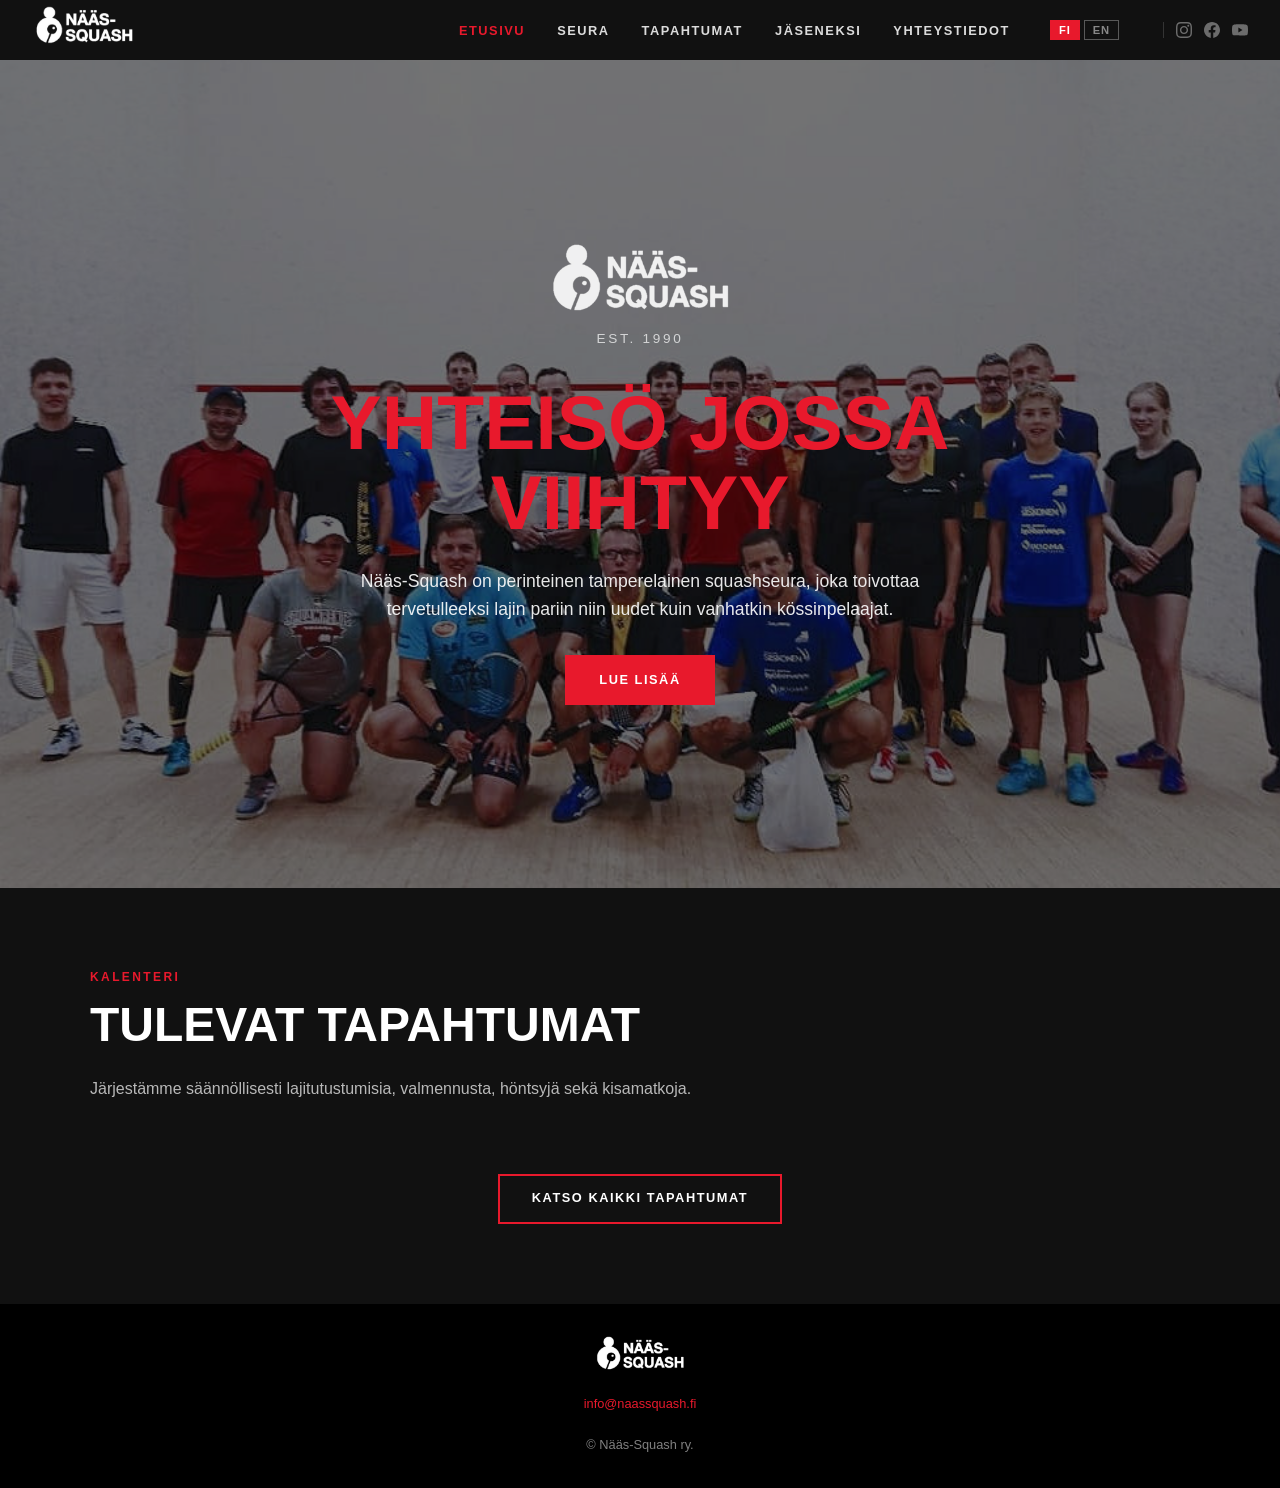
<file: index.html>
<!DOCTYPE html>
<html lang="fi">
<head>
  <meta charset="UTF-8">
  <meta name="viewport" content="width=device-width, initial-scale=1.0">
  <title>Nääs-Squash – Tamperelainen squashseura</title>
  <meta name="description" content="Nääs-Squash on tamperelainen squashseura vuodesta 1990. Kotikentät Tampereen Tenniskeskus ja GOGO Park. Tervetuloa mukaan kaikille tasoille!">
  <link rel="canonical" href="https://naas-squash.netlify.app/">
  <meta property="og:type" content="website">
  <meta property="og:url" content="https://naas-squash.netlify.app/">
  <meta property="og:title" content="Nääs-Squash – Tamperelainen squashseura">
  <meta property="og:description" content="Nääs-Squash on tamperelainen squashseura vuodesta 1990. Kotikentät Tampereen Tenniskeskus ja GOGO Park. Tervetuloa mukaan kaikille tasoille!">
  <meta property="og:image" content="https://naas-squash.netlify.app/images/hero_home.jpg">
  <meta name="twitter:card" content="summary_large_image">
  <link rel="icon" href="images/favicon.png" type="image/png">
  <!-- Hide page before CSS loads; transitions suppressed until first paint to prevent lang button flash. -->
  <script>document.documentElement.style.visibility="hidden";document.documentElement.classList.add("no-transition")</script>
  <link rel="stylesheet" href="style.css">
</head>
<body>

<nav>
  <a href="index.html" class="nav-logo"><img src="images/logo.png" alt="Nääs-Squash" width="151" height="58"></a>
  <button class="nav-toggle" aria-label="Valikko" onclick="this.nextElementSibling.classList.toggle('open')">
    <span></span><span></span><span></span>
  </button>
  <ul>
    <li><a href="index.html" class="active" data-i18n="nav.home">Etusivu</a></li>
    <li><a href="team.html" data-i18n="nav.club">Seura</a></li>
    <li><a href="schedule.html" data-i18n="nav.events">Tapahtumat</a></li>
    <li><a href="team.html#membership" data-i18n="nav.join">Jäseneksi</a></li>
    <li><a href="team.html#contact" data-i18n="nav.contact">Yhteystiedot</a></li>
    <li class="lang-switcher">
      <button class="lang-btn active" data-lang="fi">FI</button>
      <button class="lang-btn" data-lang="en">EN</button>
    </li>
    <li class="nav-social">
      <a href="https://www.instagram.com/naassquash/" target="_blank" rel="noopener" aria-label="Instagram"><svg xmlns="http://www.w3.org/2000/svg" viewBox="0 0 24 24" fill="currentColor"><path d="M12 2.163c3.204 0 3.584.012 4.85.07 3.252.148 4.771 1.691 4.919 4.919.058 1.265.069 1.645.069 4.849 0 3.205-.012 3.584-.069 4.849-.149 3.225-1.664 4.771-4.919 4.919-1.266.058-1.644.07-4.85.07-3.204 0-3.584-.012-4.849-.07-3.26-.149-4.771-1.699-4.919-4.92-.058-1.265-.07-1.644-.07-4.849 0-3.204.013-3.583.07-4.849.149-3.227 1.664-4.771 4.919-4.919 1.266-.057 1.645-.069 4.849-.069zm0-2.163c-3.259 0-3.667.014-4.947.072-4.358.2-6.78 2.618-6.98 6.98-.059 1.281-.073 1.689-.073 4.948 0 3.259.014 3.668.072 4.948.2 4.358 2.618 6.78 6.98 6.98 1.281.058 1.689.072 4.948.072 3.259 0 3.668-.014 4.948-.072 4.354-.2 6.782-2.618 6.979-6.98.059-1.28.073-1.689.073-4.948 0-3.259-.014-3.667-.072-4.947-.196-4.354-2.617-6.78-6.979-6.98-1.281-.059-1.69-.073-4.949-.073zm0 5.838c-3.403 0-6.162 2.759-6.162 6.162s2.759 6.163 6.162 6.163 6.162-2.759 6.162-6.163c0-3.403-2.759-6.162-6.162-6.162zm0 10.162c-2.209 0-4-1.79-4-4 0-2.209 1.791-4 4-4s4 1.791 4 4c0 2.21-1.791 4-4 4zm6.406-11.845c-.796 0-1.441.645-1.441 1.44s.645 1.44 1.441 1.44c.795 0 1.439-.645 1.439-1.44s-.644-1.44-1.439-1.44z"/></svg></a>
      <a href="https://www.facebook.com/naassquash" target="_blank" rel="noopener" aria-label="Facebook"><svg xmlns="http://www.w3.org/2000/svg" viewBox="0 0 24 24" fill="currentColor"><path d="M24 12.073C24 5.405 18.627 0 12 0S0 5.405 0 12.073C0 18.1 4.388 23.094 10.125 24v-8.437H7.078v-3.49h3.047V9.41c0-3.025 1.792-4.697 4.533-4.697 1.312 0 2.686.235 2.686.235v2.97h-1.513c-1.491 0-1.956.93-1.956 1.886v2.269h3.328l-.532 3.49h-2.796V24C19.612 23.094 24 18.1 24 12.073z"/></svg></a>
      <a href="https://www.youtube.com/@NaasSq" target="_blank" rel="noopener" aria-label="YouTube"><svg xmlns="http://www.w3.org/2000/svg" viewBox="0 0 24 24" fill="currentColor"><path d="M23.498 6.186a3.016 3.016 0 0 0-2.122-2.136C19.505 3.545 12 3.545 12 3.545s-7.505 0-9.377.505A3.017 3.017 0 0 0 .502 6.186C0 8.07 0 12 0 12s0 3.93.502 5.814a3.016 3.016 0 0 0 2.122 2.136c1.871.505 9.376.505 9.376.505s7.505 0 9.377-.505a3.015 3.015 0 0 0 2.122-2.136C24 15.93 24 12 24 12s0-3.93-.502-5.814zM9.545 15.568V8.432L15.818 12l-6.273 3.568z"/></svg></a>
    </li>
  </ul>
</nav>

<main>

<div class="hero">
  <img src="images/hero_home.jpg" alt="Nääs-Squash pelaajat" class="hero-bg" width="978" height="774">
  <div class="hero-content">
    <img src="images/logo.png" alt="Nääs-Squash" class="hero-logo" width="302" height="116">
    <p class="est" data-i18n="index.hero.est">Est. 1990</p>
    <h1 data-i18n="index.hero.title">Yhteisö jossa viihtyy</h1>
    <p data-i18n="index.hero.text">Nääs-Squash on perinteinen tamperelainen squashseura, joka toivottaa tervetulleeksi lajin pariin niin uudet kuin vanhatkin kössinpelaajat.</p>
    <a href="team.html" class="btn" data-i18n="index.hero.cta">Lue lisää</a>
  </div>
</div>


<section class="events" id="events">
  <div class="container">
    <p class="section-label" data-i18n="index.events.label">Kalenteri</p>
    <h2 data-i18n="index.events.title">Tulevat tapahtumat</h2>
    <p style="opacity:0.7" data-i18n="index.events.text">Järjestämme säännöllisesti lajitutustumisia, valmennusta, höntsyjä sekä kisamatkoja.</p>
    <div class="events-grid" id="events-grid" data-limit="3" data-buttons="false" data-filter="upcoming"></div>
    <div style="text-align:center; margin-top:2.5rem">
      <a href="schedule.html" class="btn btn-outline" data-i18n="index.events.all">Katso kaikki tapahtumat</a>
    </div>
  </div>
</section>

</main>

<footer>
  <img src="images/logo.png" alt="Nääs-Squash" loading="lazy" width="94" height="36" style="height:36px; margin-bottom:1rem; filter:brightness(0) invert(1)"><br>
  <a href="mailto:info@naassquash.fi">info@naassquash.fi</a><br><br>
  &copy; Nääs-Squash ry.
</footer>

<script src="events.js"></script>
<script src="i18n.js"></script>
</body>
</html>
</file>
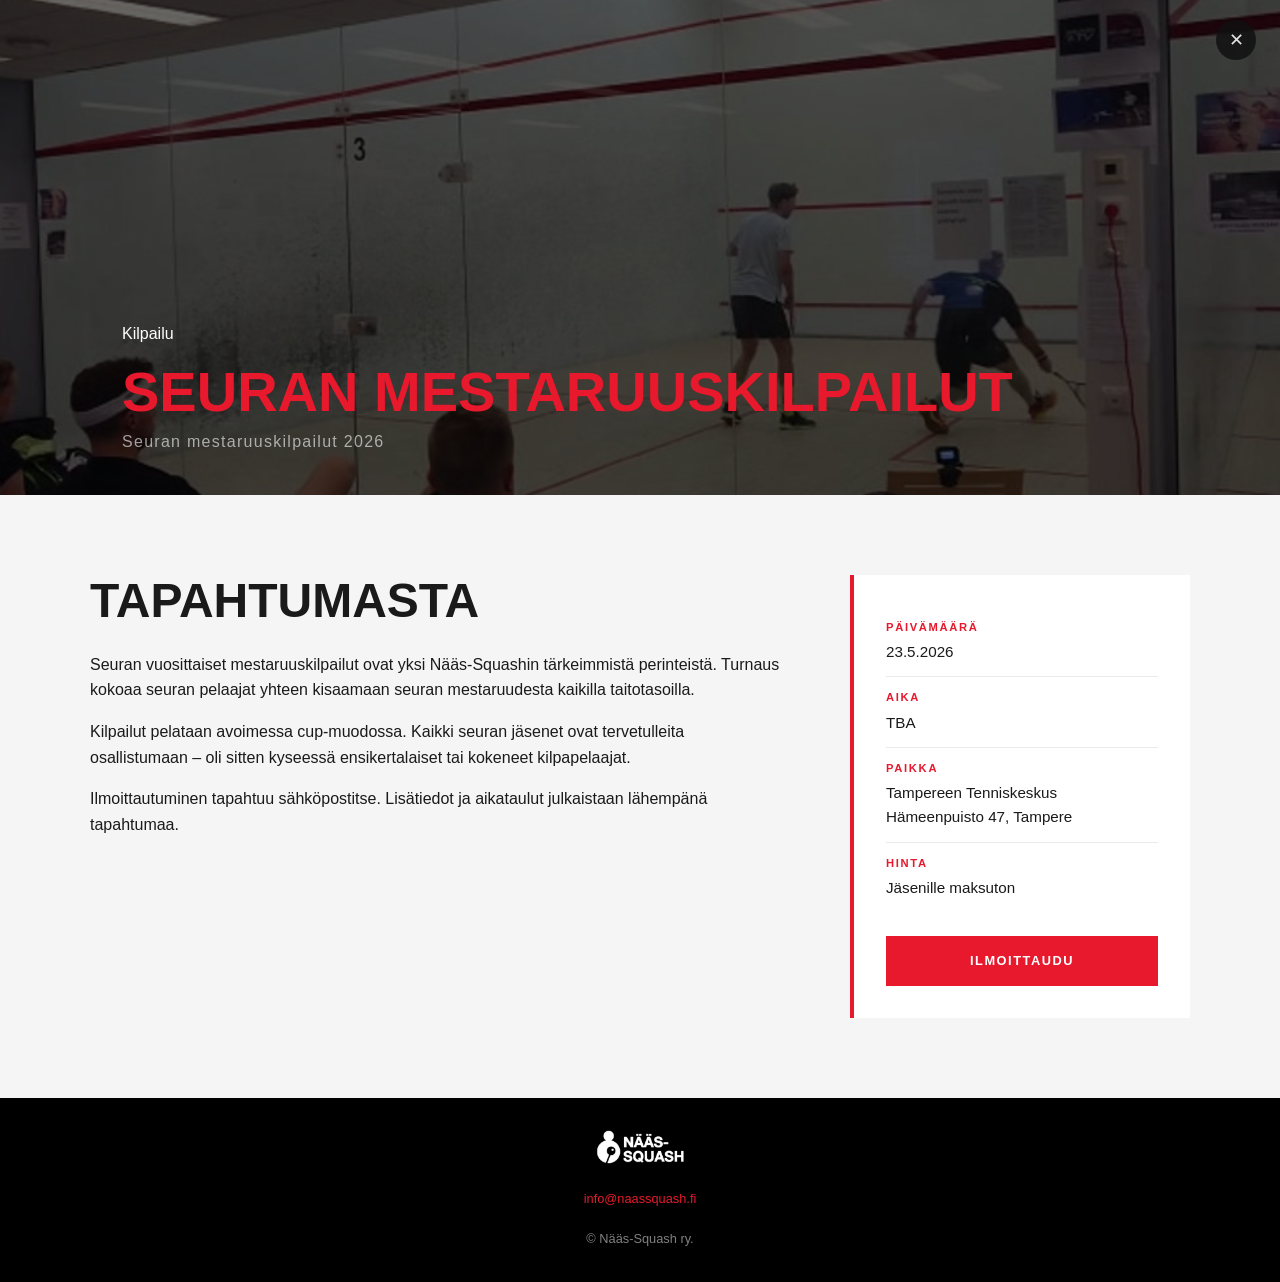
<file: event-club-championships.html>
<!DOCTYPE html>
<html lang="fi">
<head>
  <meta charset="UTF-8">
  <meta name="viewport" content="width=device-width, initial-scale=1.0">
  <title>Seuran mestaruuskilpailut 2026 – Nääs-Squash Tampere</title>
  <meta name="description" content="Nääs-Squashin vuosittaiset seuran mestaruuskilpailut 2026. Avoin kaikille seuran jäsenille taitotasosta riippumatta. Tenniskeskus, Tampere.">
  <link rel="canonical" href="https://naas-squash.netlify.app/event-club-championships.html">
  <meta property="og:type" content="website">
  <meta property="og:url" content="https://naas-squash.netlify.app/event-club-championships.html">
  <meta property="og:title" content="Seuran mestaruuskilpailut 2026 – Nääs-Squash Tampere">
  <meta property="og:description" content="Nääs-Squashin vuosittaiset seuran mestaruuskilpailut 2026. Avoin kaikille seuran jäsenille taitotasosta riippumatta. Tenniskeskus, Tampere.">
  <meta property="og:image" content="https://naas-squash.netlify.app/images/naas_cup.jpg">
  <meta name="twitter:card" content="summary_large_image">
  <link rel="icon" href="images/favicon.png" type="image/png">
  <!-- Hide page before CSS loads; transitions suppressed until first paint to prevent lang button flash. -->
  <script>document.documentElement.style.visibility="hidden";document.documentElement.classList.add("no-transition")</script>
  <link rel="stylesheet" href="style.css">
</head>
<body class="event-page">

<a href="schedule.html" class="event-close" aria-label="Sulje"><span aria-hidden="true">✕</span></a>

<main>

<div class="event-hero">
  <img src="images/naas_cup.jpg" alt="Squashpelaajia Tampereen Tenniskeskuksella" class="hero-bg" width="980" height="551">
  <div class="event-hero-content">
    <p class="event-type" data-i18n="schedule.event.competition">Kilpailu</p>
    <h1 data-i18n="event.clubchamp.title">Seuran mestaruuskilpailut</h1>
    <p class="event-hero-sub" data-i18n="event.clubchamp.sub">Seuran mestaruuskilpailut 2026</p>
  </div>
</div>

<section class="event-body">
  <div class="container event-layout">

    <div class="event-main">
      <h2 data-i18n="event.about">Tapahtumasta</h2>
      <p data-i18n="event.clubchamp.p1">Seuran vuosittaiset mestaruuskilpailut ovat yksi Nääs-Squashin tärkeimmistä perinteistä. Turnaus kokoaa seuran pelaajat yhteen kisaamaan seuran mestaruudesta kaikilla taitotasoilla.</p>
      <p data-i18n="event.clubchamp.p2">Kilpailut pelataan avoimessa cup-muodossa. Kaikki seuran jäsenet ovat tervetulleita osallistumaan – oli sitten kyseessä ensikertalaiset tai kokeneet kilpapelaajat.</p>
      <p data-i18n="event.clubchamp.p3">Ilmoittautuminen tapahtuu sähköpostitse. Lisätiedot ja aikataulut julkaistaan lähempänä tapahtumaa.</p>
    </div>

    <aside class="event-meta-card">
      <div class="event-meta-row">
        <span class="event-meta-label" data-i18n="event.date">Päivämäärä</span>
        <span>23.5.2026</span>
      </div>
      <div class="event-meta-row">
        <span class="event-meta-label" data-i18n="event.time">Aika</span>
        <span>TBA</span>
      </div>
      <div class="event-meta-row">
        <span class="event-meta-label" data-i18n="event.venue">Paikka</span>
        <span>Tampereen Tenniskeskus<br>Hämeenpuisto 47, Tampere</span>
      </div>
      <div class="event-meta-row">
        <span class="event-meta-label" data-i18n="event.price">Hinta</span>
        <span data-i18n="event.clubchamp.price">Jäsenille maksuton</span>
      </div>
      <a href="mailto:info@naassquash.fi?subject=Ilmoittautuminen mestaruuskilpailut 2026" class="btn" style="width:100%; text-align:center; margin-top:1.5rem" data-i18n="event.register">Ilmoittaudu</a>
    </aside>

  </div>
</section>

</main>

<footer>
  <img src="images/logo.png" alt="Nääs-Squash" width="94" height="36" style="height:36px; margin-bottom:1rem; filter:brightness(0) invert(1)"><br>
  <a href="mailto:info@naassquash.fi">info@naassquash.fi</a><br><br>
  &copy; Nääs-Squash ry.
</footer>

<script src="i18n.js"></script>
</body>
</html>
</file>
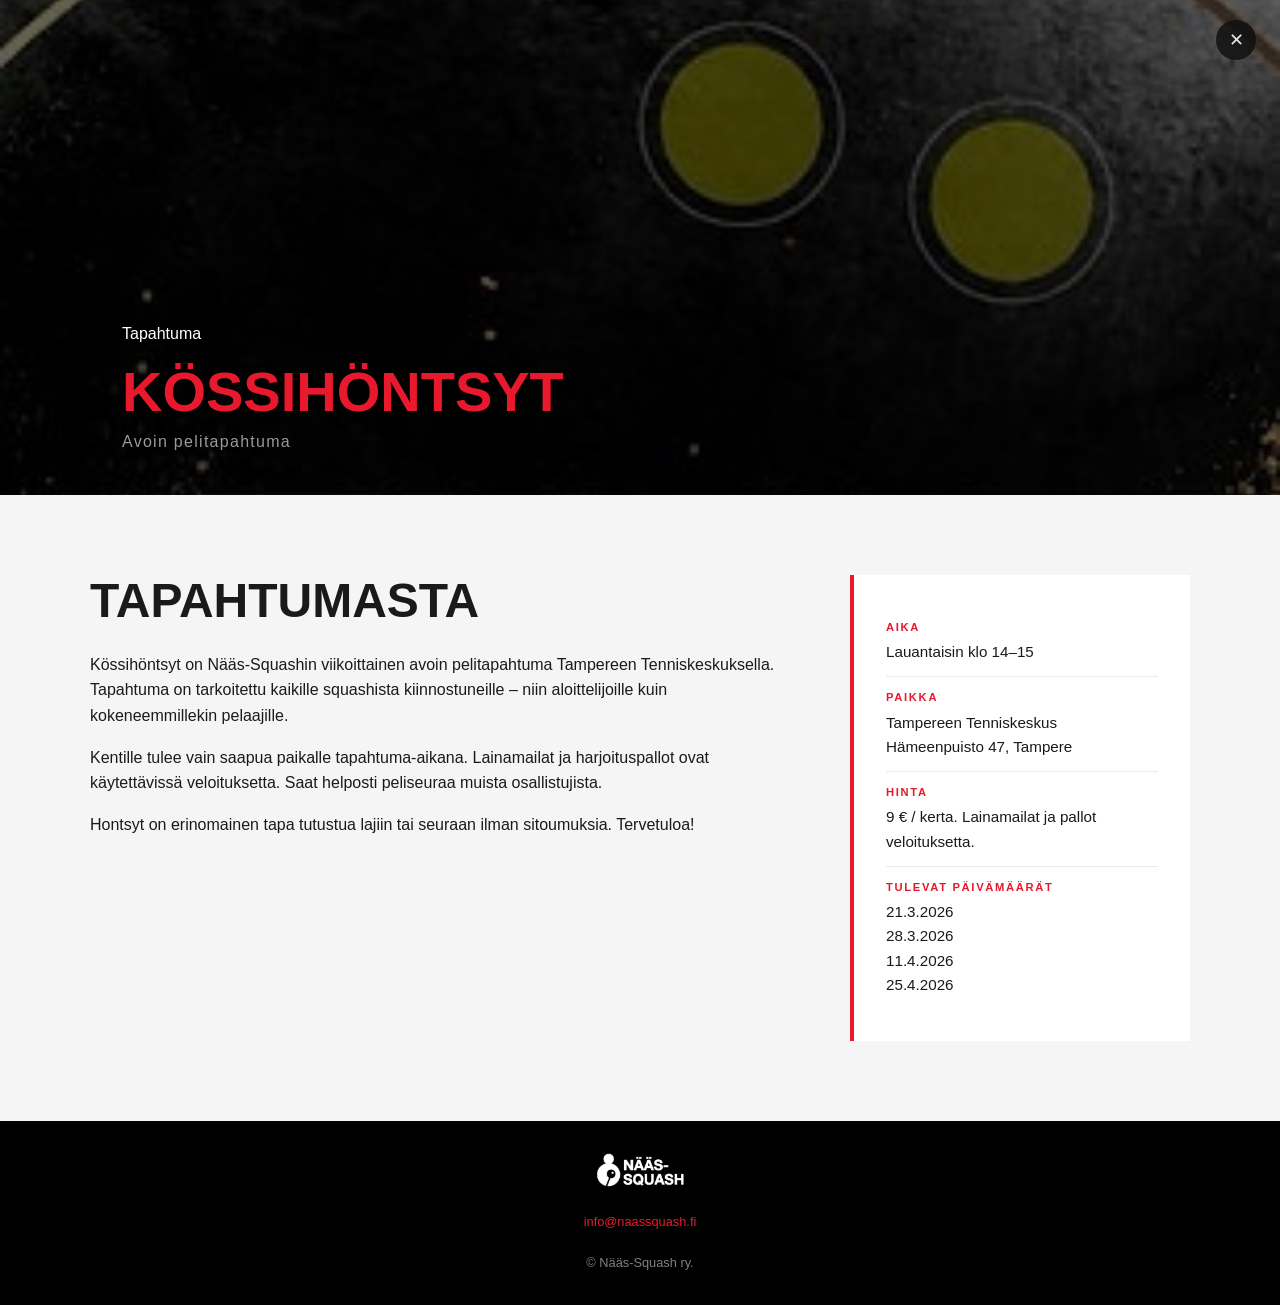
<file: event-hontsyt.html>
<!DOCTYPE html>
<html lang="fi">
<head>
  <meta charset="UTF-8">
  <meta name="viewport" content="width=device-width, initial-scale=1.0">
  <title>Kössihöntsyt – Avoin squashpelitapahtuma – Nääs-Squash</title>
  <meta name="description" content="Kössihöntsyt on Nääs-Squashin viikoittainen avoin squashpelitapahtuma Tampereen Tenniskeskuksella lauantaisin klo 14–15. Kaikki tervetulleita!">
  <link rel="canonical" href="https://naas-squash.netlify.app/event-hontsyt.html">
  <meta property="og:type" content="website">
  <meta property="og:url" content="https://naas-squash.netlify.app/event-hontsyt.html">
  <meta property="og:title" content="Kössihöntsyt – Avoin squashpelitapahtuma – Nääs-Squash">
  <meta property="og:description" content="Kössihöntsyt on Nääs-Squashin viikoittainen avoin squashpelitapahtuma Tampereen Tenniskeskuksella lauantaisin klo 14–15. Kaikki tervetulleita!">
  <meta property="og:image" content="https://naas-squash.netlify.app/images/hontsyt_event.jpg">
  <meta name="twitter:card" content="summary_large_image">
  <link rel="icon" href="images/favicon.png" type="image/png">
  <!-- Hide page before CSS loads; transitions suppressed until first paint to prevent lang button flash. -->
  <script>document.documentElement.style.visibility="hidden";document.documentElement.classList.add("no-transition")</script>
  <link rel="stylesheet" href="style.css">
</head>
<body class="event-page">

<a href="schedule.html" class="event-close" aria-label="Sulje"><span aria-hidden="true">✕</span></a>

<main>

<div class="event-hero">
  <img src="images/hontsyt_event.jpg" alt="Kössihöntsyt" class="hero-bg" width="306" height="500">
  <div class="event-hero-content">
    <p class="event-type" data-i18n="schedule.event.type">Tapahtuma</p>
    <h1 data-i18n="event.hontsyt.title">Kössihöntsyt</h1>
    <p class="event-hero-sub" data-i18n="event.hontsyt.sub">Avoin pelitapahtuma</p>
  </div>
</div>

<section class="event-body">
  <div class="container event-layout">

    <div class="event-main">
      <h2 data-i18n="event.about">Tapahtumasta</h2>
      <p data-i18n="event.hontsyt.p1">Kössihöntsyt on Nääs-Squashin viikoittainen avoin pelitapahtuma Tampereen Tenniskeskuksella. Tapahtuma on tarkoitettu kaikille squashista kiinnostuneille – niin aloittelijoille kuin kokeneemmillekin pelaajille.</p>
      <p data-i18n="event.hontsyt.p2">Kentille tulee vain saapua paikalle tapahtuma-aikana. Lainamailat ja harjoituspallot ovat käytettävissä veloituksetta. Saat helposti peliseuraa muista osallistujista.</p>
      <p data-i18n="event.hontsyt.p3">Hontsyt on erinomainen tapa tutustua lajiin tai seuraan ilman sitoumuksia. Tervetuloa!</p>
    </div>

    <aside class="event-meta-card">
      <div class="event-meta-row">
        <span class="event-meta-label" data-i18n="event.time">Aika</span>
        <span data-i18n="event.hontsyt.time">Lauantaisin klo 14–15</span>
      </div>
      <div class="event-meta-row">
        <span class="event-meta-label" data-i18n="event.venue">Paikka</span>
        <span>Tampereen Tenniskeskus<br>Hämeenpuisto 47, Tampere</span>
      </div>
      <div class="event-meta-row">
        <span class="event-meta-label" data-i18n="event.price">Hinta</span>
        <span data-i18n="event.hontsyt.price">9 € / kerta. Lainamailat ja pallot veloituksetta.</span>
      </div>
      <div class="event-meta-row">
        <span class="event-meta-label" data-i18n="event.hontsyt.dates-label">Tulevat päivämäärät</span>
        <span>21.3.2026<br>28.3.2026<br>11.4.2026<br>25.4.2026</span>
      </div>
    </aside>

  </div>
</section>

</main>

<footer>
  <img src="images/logo.png" alt="Nääs-Squash" width="94" height="36" style="height:36px; margin-bottom:1rem; filter:brightness(0) invert(1)"><br>
  <a href="mailto:info@naassquash.fi">info@naassquash.fi</a><br><br>
  &copy; Nääs-Squash ry.
</footer>

<script src="i18n.js"></script>
</body>
</html>
</file>
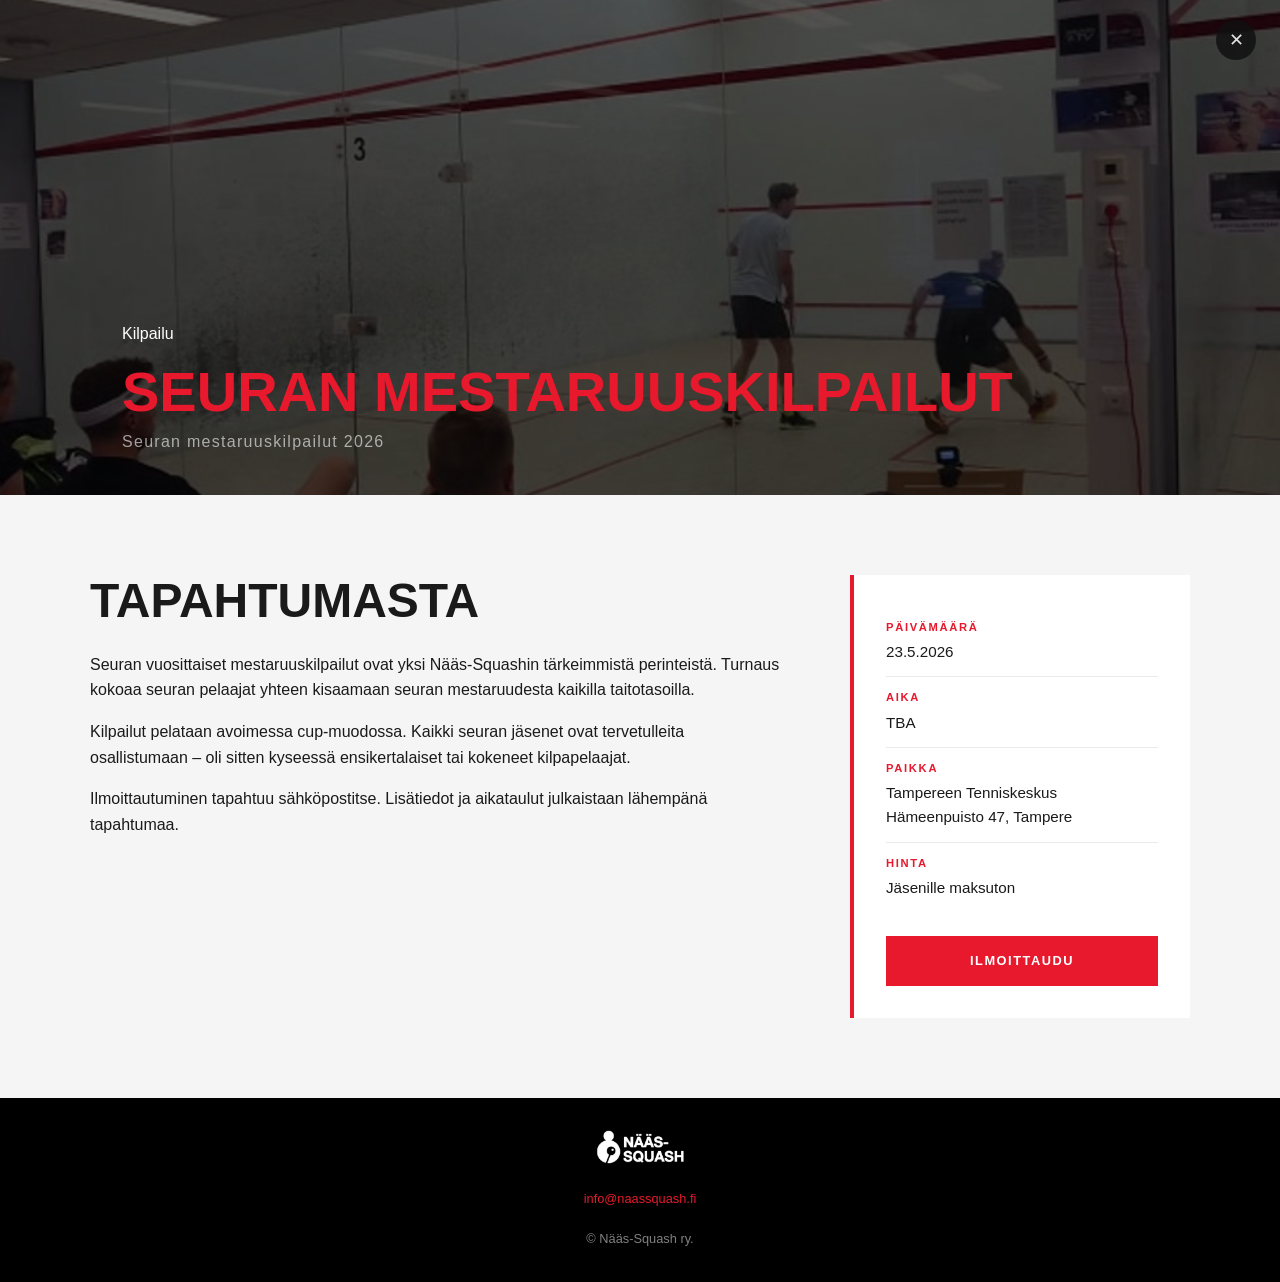
<file: event-naas-cup-2026.html>
<!DOCTYPE html>
<html lang="fi">
<head>
  <meta charset="UTF-8">
  <meta name="viewport" content="width=device-width, initial-scale=1.0">
  <title>Seuran mestaruuskilpailut 2026 – Nääs-Squash Tampere</title>
  <meta name="description" content="Nääs-Squashin vuosittaiset seuran mestaruuskilpailut 2026. Avoin kaikille seuran jäsenille taitotasosta riippumatta. Tenniskeskus, Tampere.">
  <link rel="canonical" href="https://naas-squash.netlify.app/event-naas-cup-2026.html">
  <meta property="og:type" content="website">
  <meta property="og:url" content="https://naas-squash.netlify.app/event-naas-cup-2026.html">
  <meta property="og:title" content="Seuran mestaruuskilpailut 2026 – Nääs-Squash Tampere">
  <meta property="og:description" content="Nääs-Squashin vuosittaiset seuran mestaruuskilpailut 2026. Avoin kaikille seuran jäsenille taitotasosta riippumatta. Tenniskeskus, Tampere.">
  <meta property="og:image" content="https://naas-squash.netlify.app/images/naas_cup.jpg">
  <meta name="twitter:card" content="summary_large_image">
  <link rel="icon" href="images/favicon.png" type="image/png">
  <link rel="stylesheet" href="style.css">
  <script>if(localStorage.getItem('lang')==='en')document.documentElement.style.visibility='hidden'</script>
</head>
<body class="event-page">

<a href="schedule.html" class="event-close" aria-label="Sulje"><span aria-hidden="true">✕</span></a>

<main>

<div class="event-hero">
  <img src="images/naas_cup.jpg" alt="Squashpelaajia Tampereen Tenniskeskuksella" class="hero-bg" width="980" height="551">
  <div class="event-hero-content">
    <p class="event-type" data-i18n="schedule.event.competition">Kilpailu</p>
    <h1 data-i18n="event.clubchamp.title">Seuran mestaruuskilpailut</h1>
    <p class="event-hero-sub" data-i18n="event.clubchamp.sub">Seuran mestaruuskilpailut 2026</p>
  </div>
</div>

<section class="event-body">
  <div class="container event-layout">

    <div class="event-main">
      <h2 data-i18n="event.about">Tapahtumasta</h2>
      <p data-i18n="event.clubchamp.p1">Seuran vuosittaiset mestaruuskilpailut ovat yksi Nääs-Squashin tärkeimmistä perinteistä. Turnaus kokoaa seuran pelaajat yhteen kisaamaan seuran mestaruudesta kaikilla taitotasoilla.</p>
      <p data-i18n="event.clubchamp.p2">Kilpailut pelataan avoimessa cup-muodossa. Kaikki seuran jäsenet ovat tervetulleita osallistumaan – oli sitten kyseessä ensikertalaiset tai kokeneet kilpapelaajat.</p>
      <p data-i18n="event.clubchamp.p3">Ilmoittautuminen tapahtuu sähköpostitse. Lisätiedot ja aikataulut julkaistaan lähempänä tapahtumaa.</p>
    </div>

    <aside class="event-meta-card">
      <div class="event-meta-row">
        <span class="event-meta-label" data-i18n="event.date">Päivämäärä</span>
        <span>23.5.2026</span>
      </div>
      <div class="event-meta-row">
        <span class="event-meta-label" data-i18n="event.time">Aika</span>
        <span>TBA</span>
      </div>
      <div class="event-meta-row">
        <span class="event-meta-label" data-i18n="event.venue">Paikka</span>
        <span>Tampereen Tenniskeskus<br>Hämeenpuisto 47, Tampere</span>
      </div>
      <div class="event-meta-row">
        <span class="event-meta-label" data-i18n="event.price">Hinta</span>
        <span data-i18n="event.clubchamp.price">Jäsenille maksuton</span>
      </div>
      <a href="mailto:info@naassquash.fi?subject=Ilmoittautuminen mestaruuskilpailut 2026" class="btn" style="width:100%; text-align:center; margin-top:1.5rem" data-i18n="event.register">Ilmoittaudu</a>
    </aside>

  </div>
</section>

</main>

<footer>
  <img src="images/logo.png" alt="Nääs-Squash" width="94" height="36" style="height:36px; margin-bottom:1rem; filter:brightness(0) invert(1)"><br>
  <a href="mailto:info@naassquash.fi">info@naassquash.fi</a><br><br>
  &copy; Nääs-Squash ry.
</footer>

<script src="i18n.js"></script>
</body>
</html>
</file>
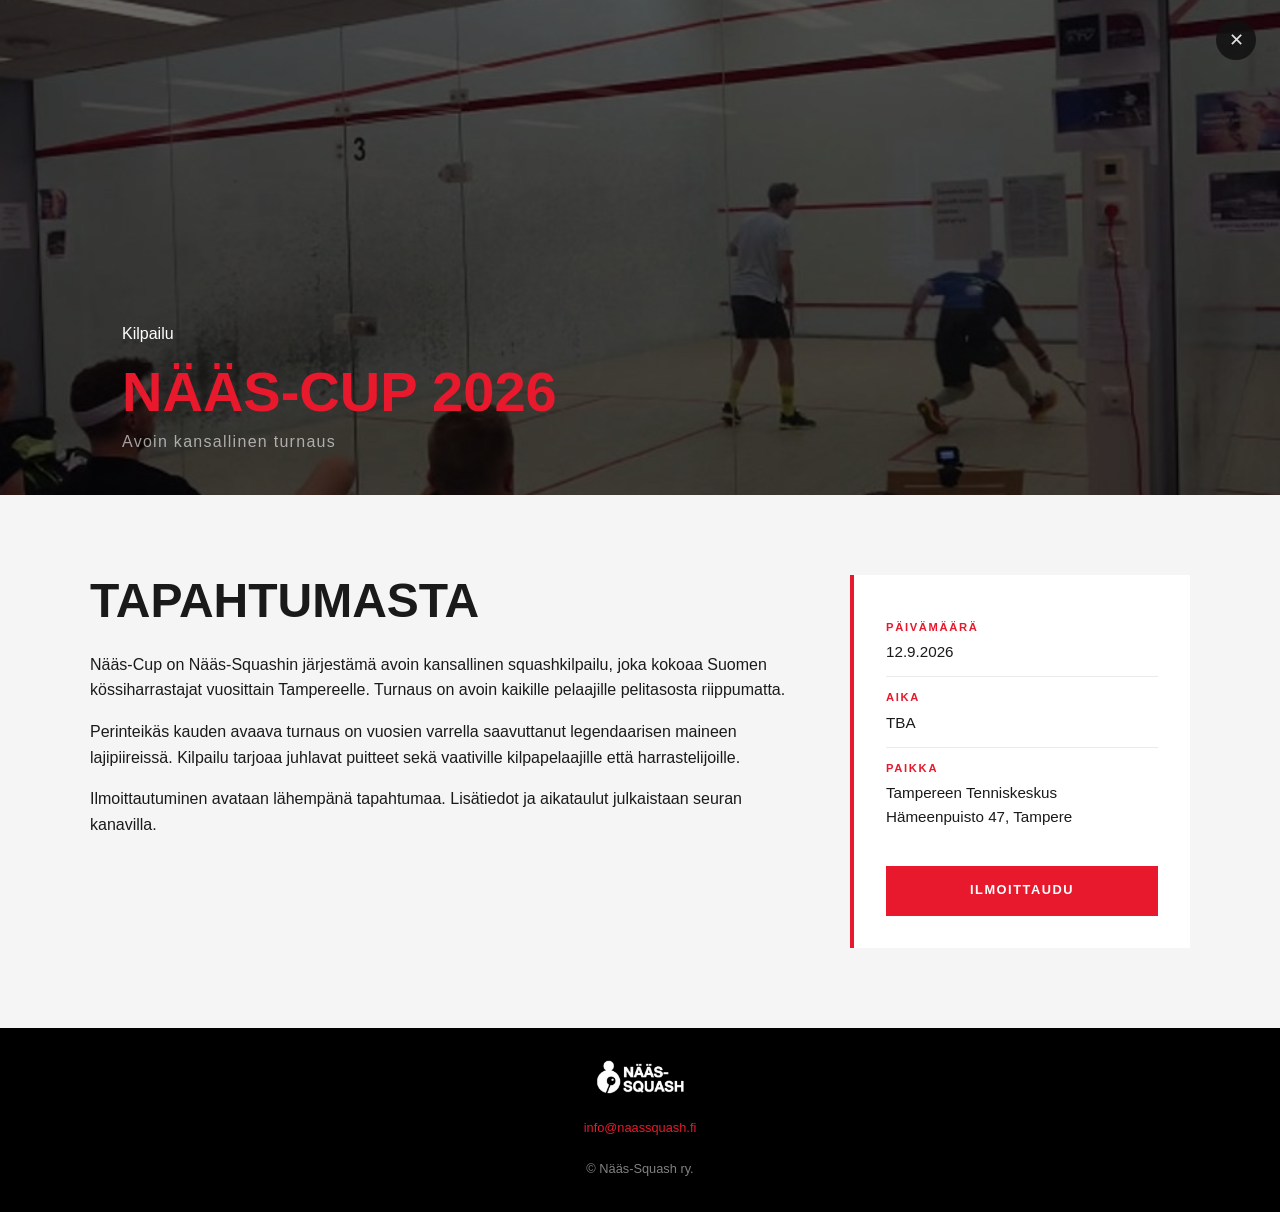
<file: event-naas-cup.html>
<!DOCTYPE html>
<html lang="fi">
<head>
  <meta charset="UTF-8">
  <meta name="viewport" content="width=device-width, initial-scale=1.0">
  <title>Nääs-Cup – Avoin kansallinen squashturnaus Tampereella</title>
  <meta name="description" content="Nääs-Cup on Nääs-Squashin järjestämä avoin kansallinen squashaturnaus, joka kokoaa Suomen kössiharrastajat Tampereelle. Avoin kaikille tasoille.">
  <link rel="canonical" href="https://naas-squash.netlify.app/event-naas-cup.html">
  <meta property="og:type" content="website">
  <meta property="og:url" content="https://naas-squash.netlify.app/event-naas-cup.html">
  <meta property="og:title" content="Nääs-Cup – Avoin kansallinen squashturnaus Tampereella">
  <meta property="og:description" content="Nääs-Cup on Nääs-Squashin järjestämä avoin kansallinen squashturnaus, joka kokoaa Suomen kössiharrastajat Tampereelle. Avoin kaikille tasoille.">
  <meta property="og:image" content="https://naas-squash.netlify.app/images/naas_cup.jpg">
  <meta name="twitter:card" content="summary_large_image">
  <link rel="icon" href="images/favicon.png" type="image/png">
  <!-- Hide page before CSS loads; transitions suppressed until first paint to prevent lang button flash. -->
  <script>document.documentElement.style.visibility="hidden";document.documentElement.classList.add("no-transition")</script>
  <link rel="stylesheet" href="style.css">
</head>
<body class="event-page">

<a href="schedule.html" class="event-close" aria-label="Sulje"><span aria-hidden="true">✕</span></a>

<main>

<div class="event-hero">
  <img src="images/naas_cup.jpg" alt="Nääs-Cup" class="hero-bg" width="980" height="551">
  <div class="event-hero-content">
    <p class="event-type" data-i18n="schedule.event.competition">Kilpailu</p>
    <h1>Nääs-Cup 2026</h1>
    <p class="event-hero-sub" data-i18n="event.naascup.sub">Avoin kansallinen turnaus</p>
  </div>
</div>

<section class="event-body">
  <div class="container event-layout">

    <div class="event-main">
      <h2 data-i18n="event.about">Tapahtumasta</h2>
      <p data-i18n="event.naascup.p1">Nääs-Cup on Nääs-Squashin järjestämä avoin kansallinen squashkilpailu, joka kokoaa Suomen kössiharrastajat vuosittain Tampereelle. Turnaus on avoin kaikille pelaajille pelitasosta riippumatta.</p>
      <p data-i18n="event.naascup.p2">Perinteikäs kauden avaava turnaus on vuosien varrella saavuttanut legendaarisen maineen lajipiireissä. Kilpailu tarjoaa juhlavat puitteet sekä vaativille kilpapelaajille että harrastelijoille.</p>
      <p data-i18n="event.naascup.p3">Ilmoittautuminen avataan lähempänä tapahtumaa. Lisätiedot ja aikataulut julkaistaan seuran kanavilla.</p>
    </div>

    <aside class="event-meta-card">
      <div class="event-meta-row">
        <span class="event-meta-label" data-i18n="event.date">Päivämäärä</span>
        <span>12.9.2026</span>
      </div>
      <div class="event-meta-row">
        <span class="event-meta-label" data-i18n="event.time">Aika</span>
        <span>TBA</span>
      </div>
      <div class="event-meta-row">
        <span class="event-meta-label" data-i18n="event.venue">Paikka</span>
        <span>Tampereen Tenniskeskus<br>Hämeenpuisto 47, Tampere</span>
      </div>
      <a href="mailto:info@naassquash.fi?subject=Nääs-Cup 2026 ilmoittautuminen" class="btn" style="width:100%; text-align:center; margin-top:1.5rem" data-i18n="event.register">Ilmoittaudu</a>
    </aside>

  </div>
</section>

</main>

<footer>
  <img src="images/logo.png" alt="Nääs-Squash" width="94" height="36" style="height:36px; margin-bottom:1rem; filter:brightness(0) invert(1)"><br>
  <a href="mailto:info@naassquash.fi">info@naassquash.fi</a><br><br>
  &copy; Nääs-Squash ry.
</footer>

<script src="i18n.js"></script>
</body>
</html>
</file>
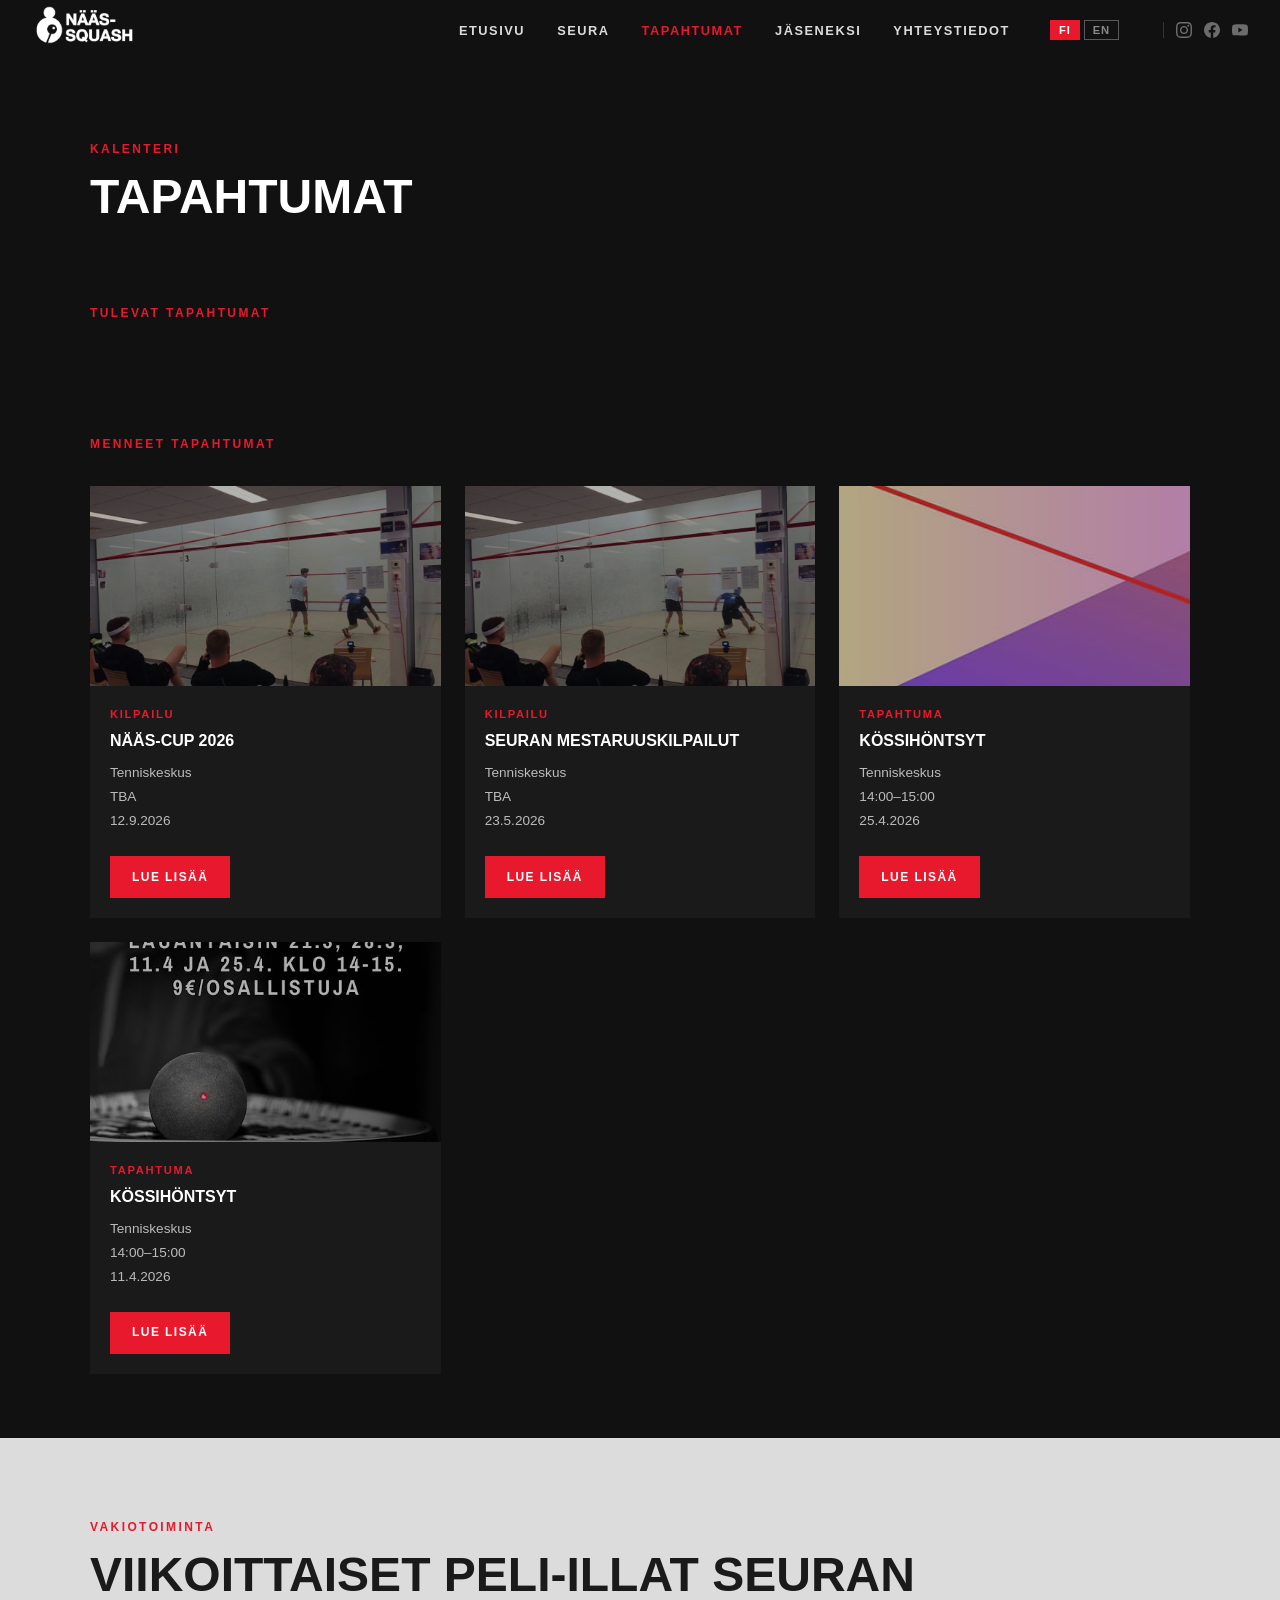
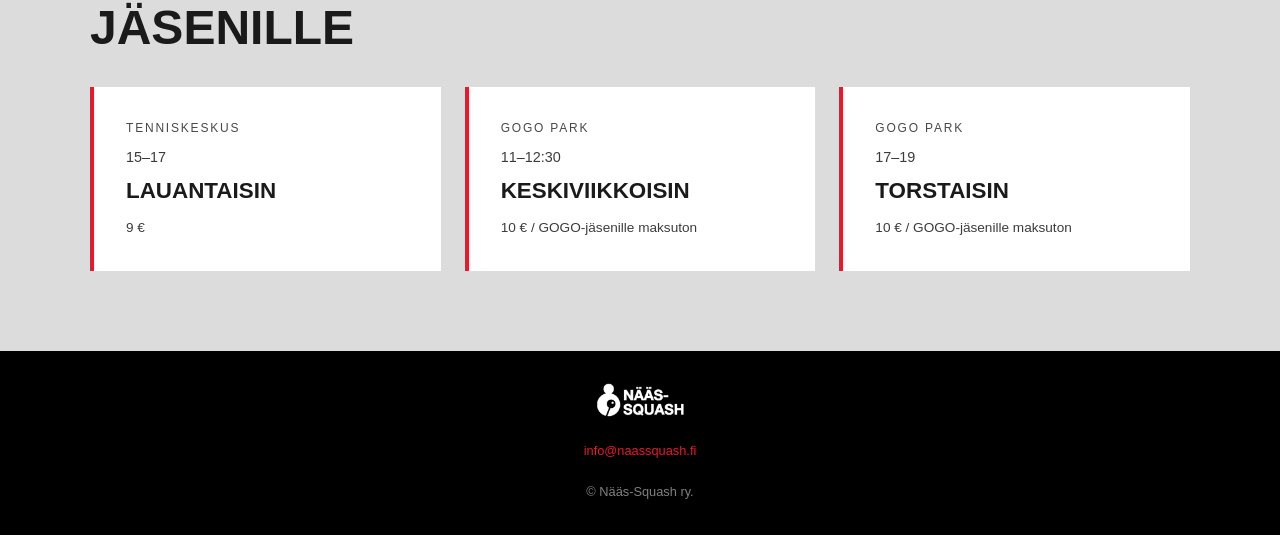
<file: schedule.html>
<!DOCTYPE html>
<html lang="fi">
<head>
  <meta charset="UTF-8">
  <meta name="viewport" content="width=device-width, initial-scale=1.0">
  <title>Tapahtumat ja seuraillat – Nääs-Squash Tampere</title>
  <meta name="description" content="Nääs-Squash tapahtumat Tampereella: kössihöntsyt lauantaisin, viikoittaiset seuraillat sekä Nääs-Cup. Katso tulevat ja menneet tapahtumat.">
  <link rel="canonical" href="https://naas-squash.netlify.app/schedule.html">
  <meta property="og:type" content="website">
  <meta property="og:url" content="https://naas-squash.netlify.app/schedule.html">
  <meta property="og:title" content="Tapahtumat ja seuraillat – Nääs-Squash Tampere">
  <meta property="og:description" content="Nääs-Squash tapahtumat Tampereella: kössihöntsyt lauantaisin, viikoittaiset seuraillat sekä Nääs-Cup. Katso tulevat ja menneet tapahtumat.">
  <meta property="og:image" content="https://naas-squash.netlify.app/images/naas_cup.jpg">
  <meta name="twitter:card" content="summary_large_image">
  <link rel="icon" href="images/favicon.png" type="image/png">
  <!-- Hide page before CSS loads; transitions suppressed until first paint to prevent lang button flash. -->
  <script>document.documentElement.style.visibility="hidden";document.documentElement.classList.add("no-transition")</script>
  <link rel="stylesheet" href="style.css">
</head>
<body>

<nav>
  <a href="index.html" class="nav-logo"><img src="images/logo.png" alt="Nääs-Squash" width="151" height="58"></a>
  <button class="nav-toggle" aria-label="Valikko" onclick="this.nextElementSibling.classList.toggle('open')">
    <span></span><span></span><span></span>
  </button>
  <ul>
    <li><a href="index.html" data-i18n="nav.home">Etusivu</a></li>
    <li><a href="team.html" data-i18n="nav.club">Seura</a></li>
    <li><a href="schedule.html" class="active" data-i18n="nav.events">Tapahtumat</a></li>
    <li><a href="team.html#membership" data-i18n="nav.join">Jäseneksi</a></li>
    <li><a href="team.html#contact" data-i18n="nav.contact">Yhteystiedot</a></li>
    <li class="lang-switcher">
      <button class="lang-btn active" data-lang="fi">FI</button>
      <button class="lang-btn" data-lang="en">EN</button>
    </li>
    <li class="nav-social">
      <a href="https://www.instagram.com/naassquash/" target="_blank" rel="noopener" aria-label="Instagram"><svg xmlns="http://www.w3.org/2000/svg" viewBox="0 0 24 24" fill="currentColor"><path d="M12 2.163c3.204 0 3.584.012 4.85.07 3.252.148 4.771 1.691 4.919 4.919.058 1.265.069 1.645.069 4.849 0 3.205-.012 3.584-.069 4.849-.149 3.225-1.664 4.771-4.919 4.919-1.266.058-1.644.07-4.85.07-3.204 0-3.584-.012-4.849-.07-3.26-.149-4.771-1.699-4.919-4.92-.058-1.265-.07-1.644-.07-4.849 0-3.204.013-3.583.07-4.849.149-3.227 1.664-4.771 4.919-4.919 1.266-.057 1.645-.069 4.849-.069zm0-2.163c-3.259 0-3.667.014-4.947.072-4.358.2-6.78 2.618-6.98 6.98-.059 1.281-.073 1.689-.073 4.948 0 3.259.014 3.668.072 4.948.2 4.358 2.618 6.78 6.98 6.98 1.281.058 1.689.072 4.948.072 3.259 0 3.668-.014 4.948-.072 4.354-.2 6.782-2.618 6.979-6.98.059-1.28.073-1.689.073-4.948 0-3.259-.014-3.667-.072-4.947-.196-4.354-2.617-6.78-6.979-6.98-1.281-.059-1.69-.073-4.949-.073zm0 5.838c-3.403 0-6.162 2.759-6.162 6.162s2.759 6.163 6.162 6.163 6.162-2.759 6.162-6.163c0-3.403-2.759-6.162-6.162-6.162zm0 10.162c-2.209 0-4-1.79-4-4 0-2.209 1.791-4 4-4s4 1.791 4 4c0 2.21-1.791 4-4 4zm6.406-11.845c-.796 0-1.441.645-1.441 1.44s.645 1.44 1.441 1.44c.795 0 1.439-.645 1.439-1.44s-.644-1.44-1.439-1.44z"/></svg></a>
      <a href="https://www.facebook.com/naassquash" target="_blank" rel="noopener" aria-label="Facebook"><svg xmlns="http://www.w3.org/2000/svg" viewBox="0 0 24 24" fill="currentColor"><path d="M24 12.073C24 5.405 18.627 0 12 0S0 5.405 0 12.073C0 18.1 4.388 23.094 10.125 24v-8.437H7.078v-3.49h3.047V9.41c0-3.025 1.792-4.697 4.533-4.697 1.312 0 2.686.235 2.686.235v2.97h-1.513c-1.491 0-1.956.93-1.956 1.886v2.269h3.328l-.532 3.49h-2.796V24C19.612 23.094 24 18.1 24 12.073z"/></svg></a>
      <a href="https://www.youtube.com/@NaasSq" target="_blank" rel="noopener" aria-label="YouTube"><svg xmlns="http://www.w3.org/2000/svg" viewBox="0 0 24 24" fill="currentColor"><path d="M23.498 6.186a3.016 3.016 0 0 0-2.122-2.136C19.505 3.545 12 3.545 12 3.545s-7.505 0-9.377.505A3.017 3.017 0 0 0 .502 6.186C0 8.07 0 12 0 12s0 3.93.502 5.814a3.016 3.016 0 0 0 2.122 2.136c1.871.505 9.376.505 9.376.505s7.505 0 9.377-.505a3.015 3.015 0 0 0 2.122-2.136C24 15.93 24 12 24 12s0-3.93-.502-5.814zM9.545 15.568V8.432L15.818 12l-6.273 3.568z"/></svg></a>
    </li>
  </ul>
</nav>

<main>

<section style="background:var(--darker); color:white; padding-bottom:3rem">
  <div class="container">
    <p class="section-label" data-i18n="schedule.label">Kalenteri</p>
    <h1 style="color:white; text-transform:uppercase; font-size:clamp(1.8rem, 4vw, 3rem); line-height:1.1; font-weight:900" data-i18n="schedule.title">Tapahtumat</h1>
  </div>
</section>

<section class="events" style="padding-top:2rem">
  <div class="container">
    <p class="section-label" data-i18n="schedule.upcoming.label">Tulevat tapahtumat</p>
    <div class="events-grid" id="events-grid" data-buttons="true" data-filter="upcoming"></div>
  </div>
</section>

<section class="events" style="padding-top:0; padding-bottom:4rem">
  <div class="container">
    <p class="section-label" data-i18n="schedule.past.label">Menneet tapahtumat</p>
    <div class="events-grid" id="events-grid-past" data-buttons="true" data-filter="past"></div>
  </div>
</section>

<section class="weekly">
  <div class="container">
    <p class="section-label" data-i18n="schedule.weekly.label">Vakiotoiminta</p>
    <h2 data-i18n="schedule.weekly.title">Viikoittaiset peli-illat seuran jäsenille</h2>
    <div class="weekly-grid">
      <div class="weekly-card">
        <p class="venue">Tenniskeskus</p>
        <p class="time">15–17</p>
        <h3 data-i18n="schedule.weekly.sat">Lauantaisin</h3>
        <p class="price">9 €</p>
      </div>
      <div class="weekly-card">
        <p class="venue">GOGO Park</p>
        <p class="time">11–12:30</p>
        <h3 data-i18n="schedule.weekly.wed">Keskiviikkoisin</h3>
        <p class="price" data-i18n="schedule.weekly.gogo-price">10 € / GOGO-jäsenille maksuton</p>
      </div>
      <div class="weekly-card">
        <p class="venue">GOGO Park</p>
        <p class="time">17–19</p>
        <h3 data-i18n="schedule.weekly.thu">Torstaisin</h3>
        <p class="price" data-i18n="schedule.weekly.gogo-price">10 € / GOGO-jäsenille maksuton</p>
      </div>
    </div>
  </div>
</section>

</main>

<footer>
  <img src="images/logo.png" alt="Nääs-Squash" width="94" height="36" style="height:36px; margin-bottom:1rem; filter:brightness(0) invert(1)"><br>
  <a href="mailto:info@naassquash.fi">info@naassquash.fi</a><br><br>
  &copy; Nääs-Squash ry.
</footer>

<script src="events.js"></script>
<script src="i18n.js"></script>
</body>
</html>
</file>
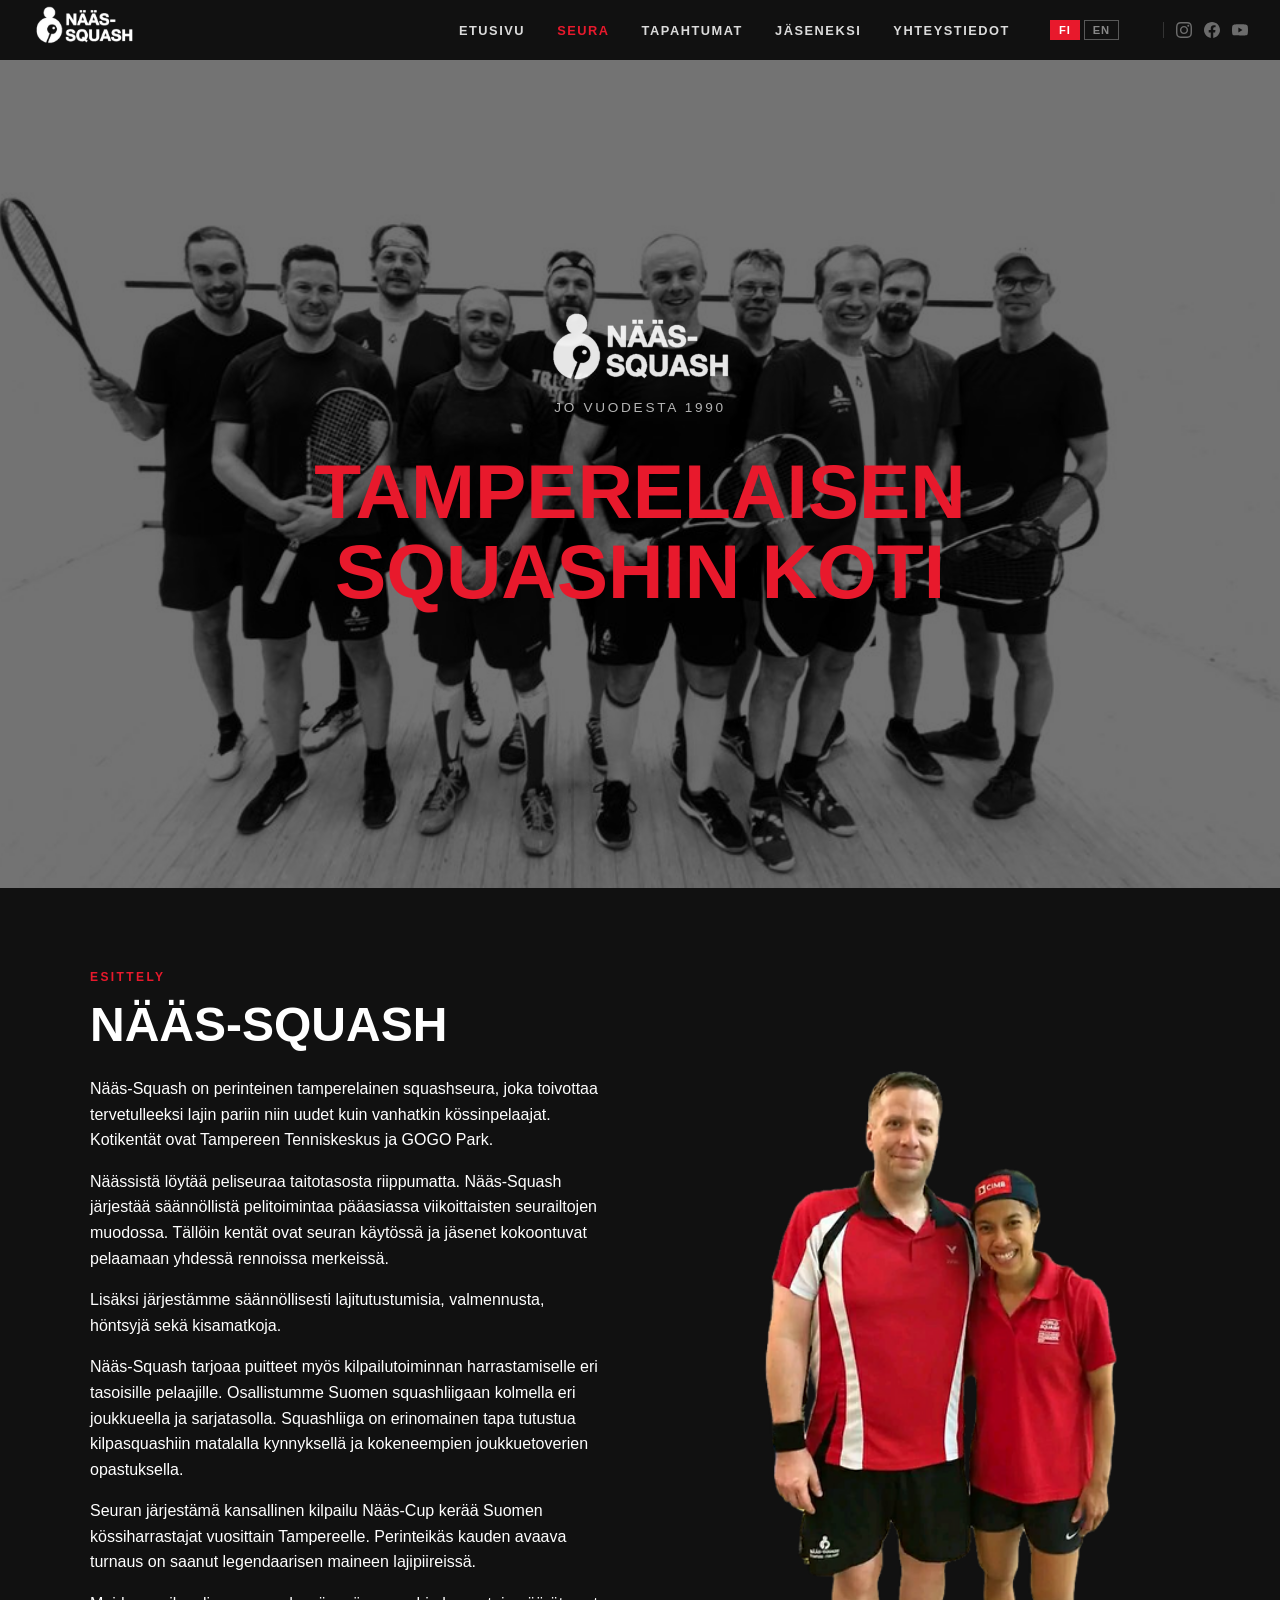
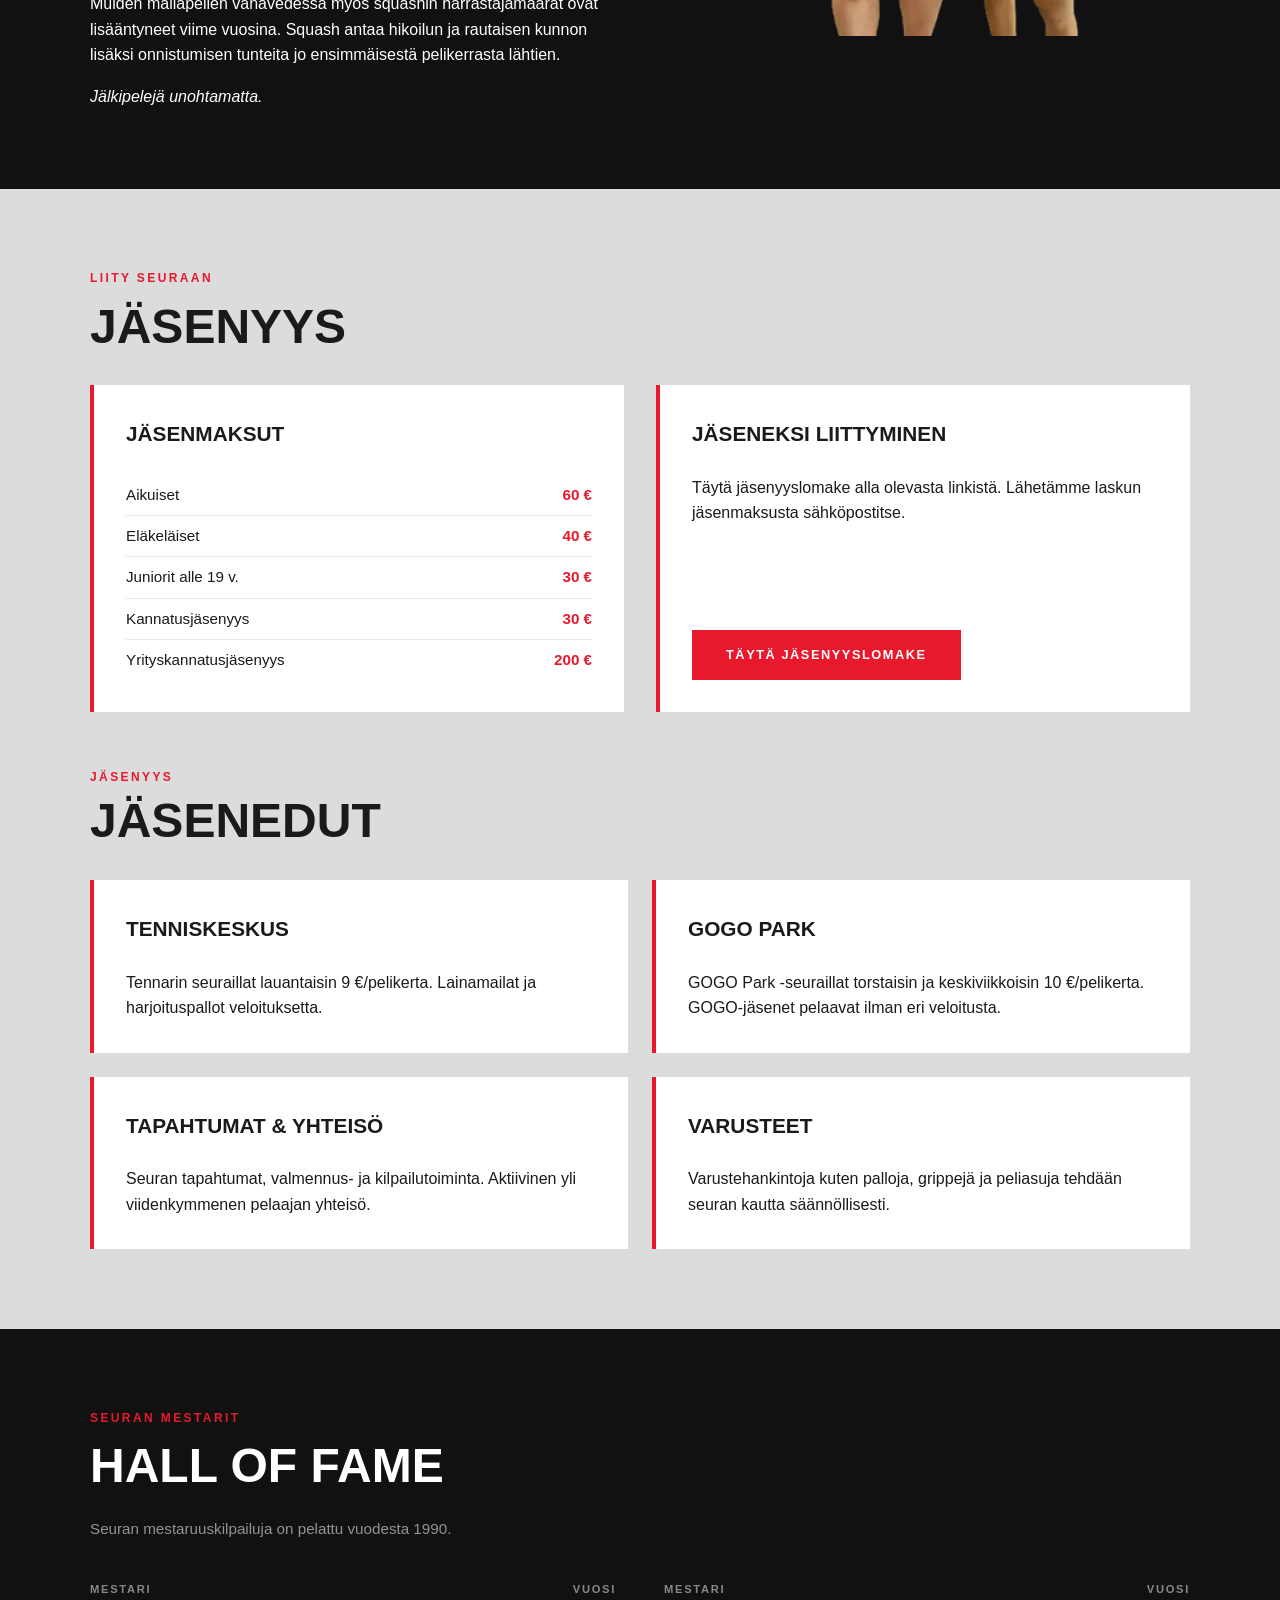
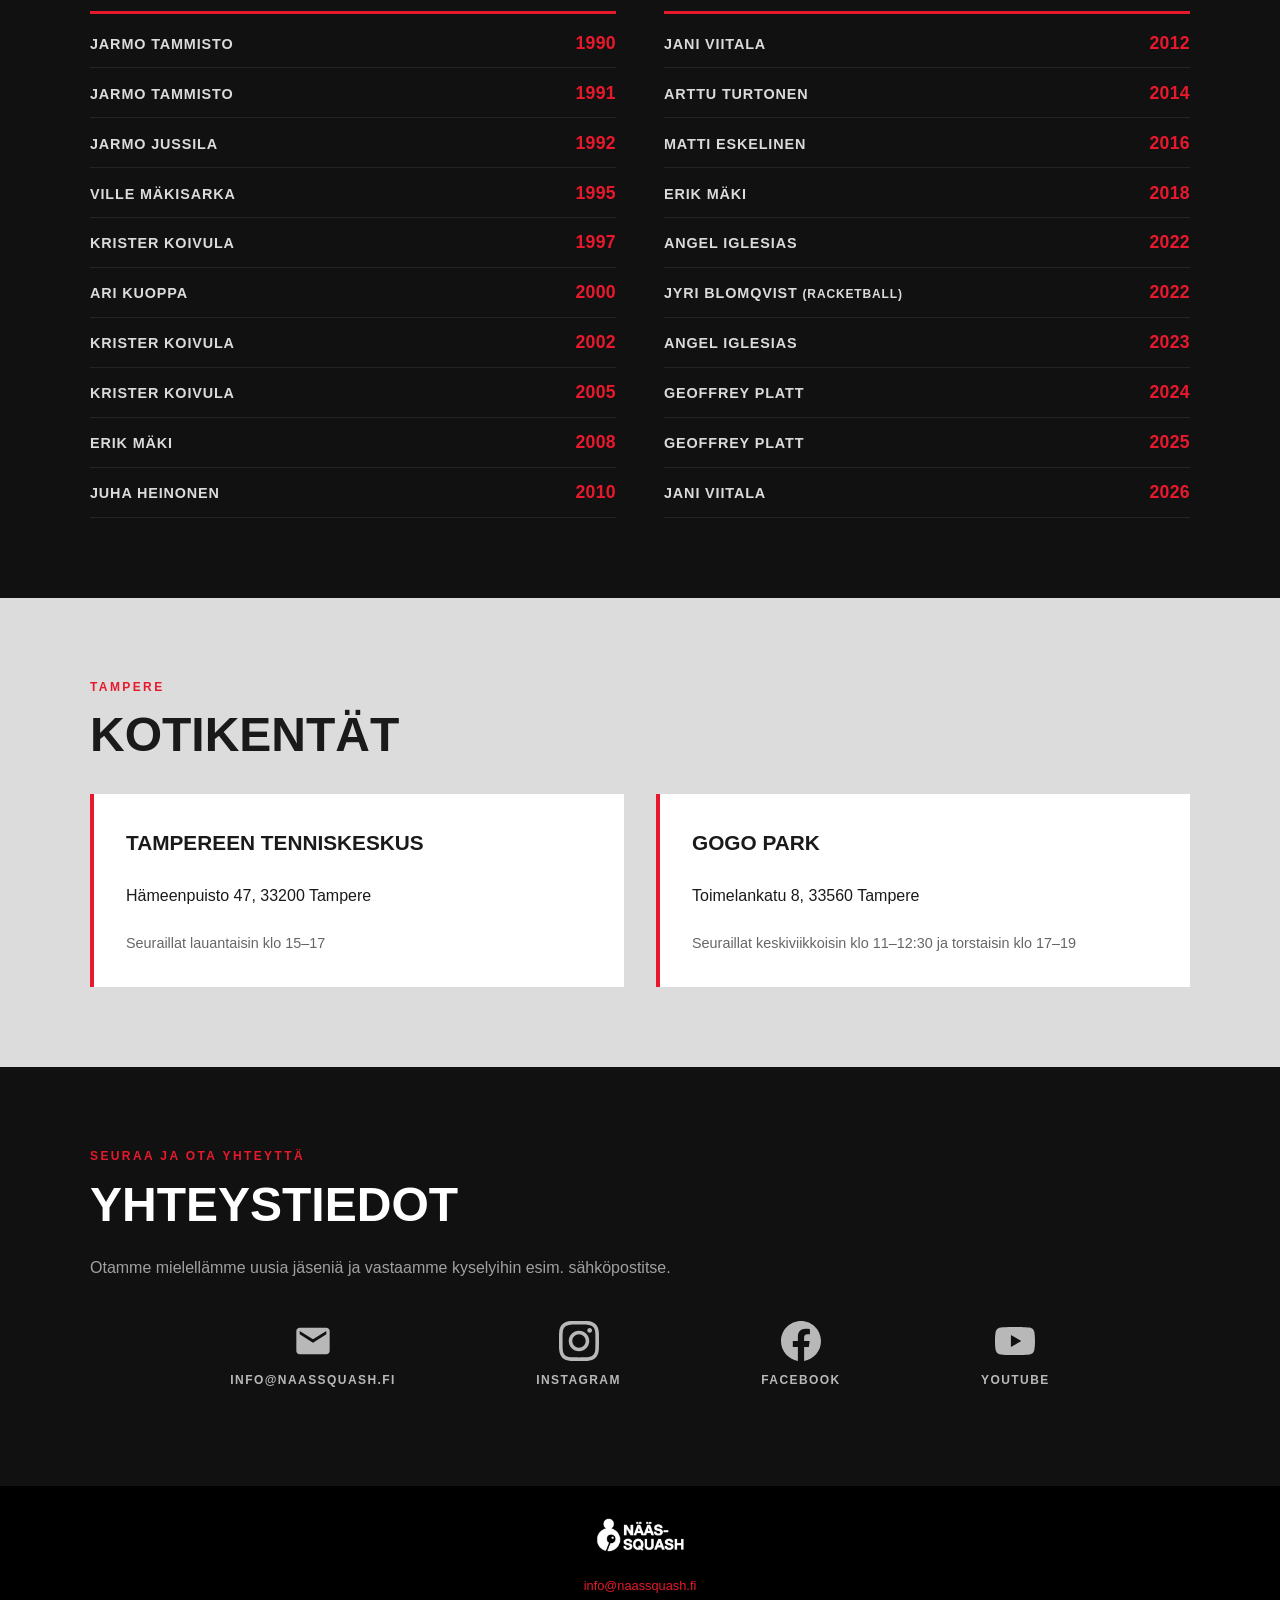
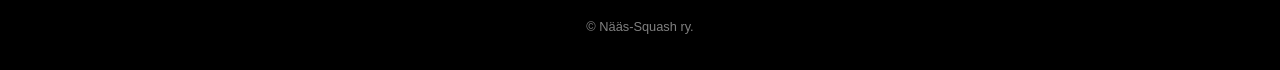
<file: team.html>
<!DOCTYPE html>
<html lang="fi">
<head>
  <meta charset="UTF-8">
  <meta name="viewport" content="width=device-width, initial-scale=1.0">
  <title>Seura ja jäsenyys – Nääs-Squash Tampere</title>
  <meta name="description" content="Nääs-Squash on tamperelainen squashseura vuodesta 1990. Liity jäseneksi, tutustu seuran mestareihin ja löydä kotikentät Tenniskeskuksella ja GOGO Parkissa.">
  <link rel="canonical" href="https://naas-squash.netlify.app/team.html">
  <meta property="og:type" content="website">
  <meta property="og:url" content="https://naas-squash.netlify.app/team.html">
  <meta property="og:title" content="Seura ja jäsenyys – Nääs-Squash Tampere">
  <meta property="og:description" content="Nääs-Squash on tamperelainen squashseura vuodesta 1990. Liity jäseneksi, tutustu seuran mestareihin ja löydä kotikentät Tenniskeskuksella ja GOGO Parkissa.">
  <meta property="og:image" content="https://naas-squash.netlify.app/images/hero_team.jpg">
  <meta name="twitter:card" content="summary_large_image">
  <link rel="icon" href="images/favicon.png" type="image/png">
  <!-- Hide page before CSS loads; transitions suppressed until first paint to prevent lang button flash. -->
  <script>document.documentElement.style.visibility="hidden";document.documentElement.classList.add("no-transition")</script>
  <link rel="stylesheet" href="style.css">
</head>
<body>

<nav>
  <a href="index.html" class="nav-logo"><img src="images/logo.png" alt="Nääs-Squash" width="151" height="58"></a>
  <button class="nav-toggle" aria-label="Valikko" onclick="this.nextElementSibling.classList.toggle('open')">
    <span></span><span></span><span></span>
  </button>
  <ul>
    <li><a href="index.html" data-i18n="nav.home">Etusivu</a></li>
    <li><a href="team.html" class="active" data-i18n="nav.club">Seura</a></li>
    <li><a href="schedule.html" data-i18n="nav.events">Tapahtumat</a></li>
    <li><a href="#membership" data-i18n="nav.join">Jäseneksi</a></li>
    <li><a href="#contact" data-i18n="nav.contact">Yhteystiedot</a></li>
    <li class="lang-switcher">
      <button class="lang-btn active" data-lang="fi">FI</button>
      <button class="lang-btn" data-lang="en">EN</button>
    </li>
    <li class="nav-social">
      <a href="https://www.instagram.com/naassquash/" target="_blank" rel="noopener" aria-label="Instagram"><svg xmlns="http://www.w3.org/2000/svg" viewBox="0 0 24 24" fill="currentColor"><path d="M12 2.163c3.204 0 3.584.012 4.85.07 3.252.148 4.771 1.691 4.919 4.919.058 1.265.069 1.645.069 4.849 0 3.205-.012 3.584-.069 4.849-.149 3.225-1.664 4.771-4.919 4.919-1.266.058-1.644.07-4.85.07-3.204 0-3.584-.012-4.849-.07-3.26-.149-4.771-1.699-4.919-4.92-.058-1.265-.07-1.644-.07-4.849 0-3.204.013-3.583.07-4.849.149-3.227 1.664-4.771 4.919-4.919 1.266-.057 1.645-.069 4.849-.069zm0-2.163c-3.259 0-3.667.014-4.947.072-4.358.2-6.78 2.618-6.98 6.98-.059 1.281-.073 1.689-.073 4.948 0 3.259.014 3.668.072 4.948.2 4.358 2.618 6.78 6.98 6.98 1.281.058 1.689.072 4.948.072 3.259 0 3.668-.014 4.948-.072 4.354-.2 6.782-2.618 6.979-6.98.059-1.28.073-1.689.073-4.948 0-3.259-.014-3.667-.072-4.947-.196-4.354-2.617-6.78-6.979-6.98-1.281-.059-1.69-.073-4.949-.073zm0 5.838c-3.403 0-6.162 2.759-6.162 6.162s2.759 6.163 6.162 6.163 6.162-2.759 6.162-6.163c0-3.403-2.759-6.162-6.162-6.162zm0 10.162c-2.209 0-4-1.79-4-4 0-2.209 1.791-4 4-4s4 1.791 4 4c0 2.21-1.791 4-4 4zm6.406-11.845c-.796 0-1.441.645-1.441 1.44s.645 1.44 1.441 1.44c.795 0 1.439-.645 1.439-1.44s-.644-1.44-1.439-1.44z"/></svg></a>
      <a href="https://www.facebook.com/naassquash" target="_blank" rel="noopener" aria-label="Facebook"><svg xmlns="http://www.w3.org/2000/svg" viewBox="0 0 24 24" fill="currentColor"><path d="M24 12.073C24 5.405 18.627 0 12 0S0 5.405 0 12.073C0 18.1 4.388 23.094 10.125 24v-8.437H7.078v-3.49h3.047V9.41c0-3.025 1.792-4.697 4.533-4.697 1.312 0 2.686.235 2.686.235v2.97h-1.513c-1.491 0-1.956.93-1.956 1.886v2.269h3.328l-.532 3.49h-2.796V24C19.612 23.094 24 18.1 24 12.073z"/></svg></a>
      <a href="https://www.youtube.com/@NaasSq" target="_blank" rel="noopener" aria-label="YouTube"><svg xmlns="http://www.w3.org/2000/svg" viewBox="0 0 24 24" fill="currentColor"><path d="M23.498 6.186a3.016 3.016 0 0 0-2.122-2.136C19.505 3.545 12 3.545 12 3.545s-7.505 0-9.377.505A3.017 3.017 0 0 0 .502 6.186C0 8.07 0 12 0 12s0 3.93.502 5.814a3.016 3.016 0 0 0 2.122 2.136c1.871.505 9.376.505 9.376.505s7.505 0 9.377-.505a3.015 3.015 0 0 0 2.122-2.136C24 15.93 24 12 24 12s0-3.93-.502-5.814zM9.545 15.568V8.432L15.818 12l-6.273 3.568z"/></svg></a>
    </li>
  </ul>
</nav>

<main>

<div class="hero">
  <img src="images/hero_team.jpg" alt="Nääs-Squash seura" class="hero-bg" width="1118" height="600">
  <div class="hero-content">
    <img src="images/logo.png" alt="Nääs-Squash" class="hero-logo" width="302" height="116">
    <p class="est" data-i18n="team.hero.est">Jo vuodesta 1990</p>
    <h1 data-i18n="team.hero.title">Tamperelaisen squashin koti</h1>
  </div>
</div>

<section class="about">
  <div class="container">
    <div class="about-grid">
      <div>
        <p class="section-label" data-i18n="team.about.label">Esittely</p>
        <h2 data-i18n="team.about.title">Nääs-Squash</h2>
        <p data-i18n="team.about.p1">Nääs-Squash on perinteinen tamperelainen squashseura, joka toivottaa tervetulleeksi lajin pariin niin uudet kuin vanhatkin kössinpelaajat. Kotikentät ovat Tampereen Tenniskeskus ja GOGO Park.</p>
        <p data-i18n="team.about.p2">Näässistä löytää peliseuraa taitotasosta riippumatta. Nääs-Squash järjestää säännöllistä pelitoimintaa pääasiassa viikoittaisten seurailtojen muodossa. Tällöin kentät ovat seuran käytössä ja jäsenet kokoontuvat pelaamaan yhdessä rennoissa merkeissä.</p>
        <p data-i18n="team.about.p3">Lisäksi järjestämme säännöllisesti lajitutustumisia, valmennusta, höntsyjä sekä kisamatkoja.</p>
        <p data-i18n="team.about.p4">Nääs-Squash tarjoaa puitteet myös kilpailutoiminnan harrastamiselle eri tasoisille pelaajille. Osallistumme Suomen squashliigaan kolmella eri joukkueella ja sarjatasolla. Squashliiga on erinomainen tapa tutustua kilpasquashiin matalalla kynnyksellä ja kokeneempien joukkuetoverien opastuksella.</p>
        <p data-i18n="team.about.p5">Seuran järjestämä kansallinen kilpailu Nääs-Cup kerää Suomen kössiharrastajat vuosittain Tampereelle. Perinteikäs kauden avaava turnaus on saanut legendaarisen maineen lajipiireissä.</p>
        <p data-i18n="team.about.p6">Muiden mailapelien vanavedessä myös squashin harrastajamäärät ovat lisääntyneet viime vuosina. Squash antaa hikoilun ja rautaisen kunnon lisäksi onnistumisen tunteita jo ensimmäisestä pelikerrasta lähtien.</p>
        <p><em data-i18n="team.about.p7">Jälkipelejä unohtamatta.</em></p>
      </div>
      <div class="about-img">
        <img src="images/player_photo.png" alt="Nääs-Squash pelaaja" width="436" height="500" loading="lazy">
      </div>
    </div>
  </div>
</section>

<!-- MEMBERSHIP + BENEFITS -->
<section class="membership" id="membership">
  <div class="container">
    <p class="section-label" data-i18n="team.membership.label">Liity seuraan</p>
    <h2 data-i18n="team.membership.title">Jäsenyys</h2>
    <div class="courts-grid">
      <div class="court-card">
        <h3 data-i18n="team.membership.fees.title">Jäsenmaksut</h3>
        <ul class="fee-list">
          <li><span data-i18n="team.membership.fees.adult">Aikuiset</span><span class="fee">60 €</span></li>
          <li><span data-i18n="team.membership.fees.senior">Eläkeläiset</span><span class="fee">40 €</span></li>
          <li><span data-i18n="team.membership.fees.junior">Juniorit alle 19 v.</span><span class="fee">30 €</span></li>
          <li><span data-i18n="team.membership.fees.support">Kannatusjäsenyys</span><span class="fee">30 €</span></li>
          <li><span data-i18n="team.membership.fees.corporate">Yrityskannatusjäsenyys</span><span class="fee">200 €</span></li>
        </ul>
      </div>
      <div class="court-card">
        <h3 data-i18n="team.membership.join.title">Jäseneksi liittyminen</h3>
        <p data-i18n="team.membership.join.li1">Täytä jäsenyyslomake alla olevasta linkistä. Lähetämme laskun jäsenmaksusta sähköpostitse.</p>
        <a href="https://forms.gle/FL8XYaCd3cxxoffa9" target="_blank" rel="noopener" class="btn" data-i18n="team.membership.join.cta">Täytä jäsenyyslomake</a>
      </div>
    </div>
    <p class="section-label membership-sub-label" data-i18n="team.benefits.label">Jäsenyys</p>
    <h3 class="membership-sub-heading" data-i18n="team.membership.benefits.title">Jäsenedut</h3>
    <div class="benefits-grid">
      <div class="court-card">
        <h3 data-i18n="team.benefits.h1">Tenniskeskus</h3>
        <p data-i18n="team.membership.benefits.b1">Tennarin seuraillat lauantaisin 9 €/pelikerta. Lainamailat ja harjoituspallot veloituksetta.</p>
      </div>
      <div class="court-card">
        <h3>GOGO Park</h3>
        <p data-i18n="team.membership.benefits.b2">GOGO Park -seuraillat torstaisin ja keskiviikkoisin 10 €/pelikerta. GOGO-jäsenet pelaavat ilman eri veloitusta.</p>
      </div>
      <div class="court-card">
        <h3 data-i18n="team.benefits.h3">Tapahtumat & yhteisö</h3>
        <p data-i18n="team.membership.benefits.b3">Seuran tapahtumat, valmennus- ja kilpailutoiminta. Aktiivinen yli viidenkymmenen pelaajan yhteisö.</p>
      </div>
      <div class="court-card">
        <h3 data-i18n="team.benefits.h4">Varusteet</h3>
        <p data-i18n="team.membership.benefits.b4">Varustehankintoja kuten palloja, grippejä ja peliasuja tehdään seuran kautta säännöllisesti.</p>
      </div>
    </div>
  </div>
</section>

<!-- HALL OF FAME -->
<section class="hof">
  <div class="container">
    <p class="section-label" data-i18n="team.hof.label">Seuran mestarit</p>
    <h2 data-i18n="team.hof.title">Hall of Fame</h2>
    <p class="hof-subtitle" data-i18n="team.hof.desc">Seuran mestaruuskilpailuja on pelattu vuodesta 1990.</p>

    <div class="hof-columns">
      <!-- Left column: 1990–2010 -->
      <div>
        <div class="hof-column-header">
          <span class="hof-col-label" data-i18n="hof.col.name">Mestari</span>
          <span class="hof-col-label" data-i18n="hof.col.year">Vuosi</span>
        </div>
        <div class="hof-row"><span class="hof-name">Jarmo Tammisto</span><span class="hof-year">1990</span></div>
        <div class="hof-row"><span class="hof-name">Jarmo Tammisto</span><span class="hof-year">1991</span></div>
        <div class="hof-row"><span class="hof-name">Jarmo Jussila</span><span class="hof-year">1992</span></div>
        <div class="hof-row"><span class="hof-name">Ville Mäkisarka</span><span class="hof-year">1995</span></div>
        <div class="hof-row"><span class="hof-name">Krister Koivula</span><span class="hof-year">1997</span></div>
        <div class="hof-row"><span class="hof-name">Ari Kuoppa</span><span class="hof-year">2000</span></div>
        <div class="hof-row"><span class="hof-name">Krister Koivula</span><span class="hof-year">2002</span></div>
        <div class="hof-row"><span class="hof-name">Krister Koivula</span><span class="hof-year">2005</span></div>
        <div class="hof-row"><span class="hof-name">Erik Mäki</span><span class="hof-year">2008</span></div>
        <div class="hof-row"><span class="hof-name">Juha Heinonen</span><span class="hof-year">2010</span></div>
      </div>
      <!-- Right column: 2012–2025 -->
      <div>
        <div class="hof-column-header">
          <span class="hof-col-label" data-i18n="hof.col.name">Mestari</span>
          <span class="hof-col-label" data-i18n="hof.col.year">Vuosi</span>
        </div>
        <div class="hof-row"><span class="hof-name">Jani Viitala</span><span class="hof-year">2012</span></div>
        <div class="hof-row"><span class="hof-name">Arttu Turtonen</span><span class="hof-year">2014</span></div>
        <div class="hof-row"><span class="hof-name">Matti Eskelinen</span><span class="hof-year">2016</span></div>
        <div class="hof-row"><span class="hof-name">Erik Mäki</span><span class="hof-year">2018</span></div>
        <div class="hof-row"><span class="hof-name">Angel Iglesias</span><span class="hof-year">2022</span></div>
        <div class="hof-row"><span class="hof-name">Jyri Blomqvist <small>(Racketball)</small></span><span class="hof-year">2022</span></div>
        <div class="hof-row"><span class="hof-name">Angel Iglesias</span><span class="hof-year">2023</span></div>
        <div class="hof-row"><span class="hof-name">Geoffrey Platt</span><span class="hof-year">2024</span></div>
        <div class="hof-row"><span class="hof-name">Geoffrey Platt</span><span class="hof-year">2025</span></div>
        <div class="hof-row"><span class="hof-name">Jani Viitala</span><span class="hof-year">2026</span></div>
      </div>
    </div>
  </div>
</section>

<!-- COURTS -->
<section class="courts">
  <div class="container">
    <p class="section-label" data-i18n="team.courts.label">Tampere</p>
    <h2 data-i18n="team.courts.title">Kotikentät</h2>
    <div class="courts-grid">
      <div class="court-card">
        <h3>Tampereen Tenniskeskus</h3>
        <p>Hämeenpuisto 47, 33200 Tampere</p>
        <p style="margin-top:0.5rem; font-size:0.9rem; color:#666" data-i18n="team.courts.tenniskeskus.note">Seuraillat lauantaisin klo 15–17</p>
      </div>
      <div class="court-card">
        <h3>GOGO Park</h3>
        <p>Toimelankatu 8, 33560 Tampere</p>
        <p style="margin-top:0.5rem; font-size:0.9rem; color:#666" data-i18n="team.courts.gogo.note">Seuraillat keskiviikkoisin klo 11–12:30 ja torstaisin klo 17–19</p>
      </div>
    </div>
  </div>
</section>

<section class="contact" id="contact">
  <div class="container">
    <p class="section-label" data-i18n="team.contact.label">Seuraa ja ota yhteyttä</p>
    <h2 data-i18n="team.contact.title">Yhteystiedot</h2>
    <p style="opacity:0.6; margin-bottom:0" data-i18n="team.contact.text">Otamme mielellämme uusia jäseniä ja vastaamme kyselyihin esim. sähköpostitse.</p>
    <div class="contact-links">
      <a href="mailto:info@naassquash.fi">
        <svg xmlns="http://www.w3.org/2000/svg" viewBox="0 0 24 24" fill="currentColor"><path d="M20 4H4C2.9 4 2 4.9 2 6v12c0 1.1.9 2 2 2h16c1.1 0 2-.9 2-2V6c0-1.1-.9-2-2-2zm0 4-8 5-8-5V6l8 5 8-5v2z"/></svg>
        <span>info@naassquash.fi</span>
      </a>
      <a href="https://www.instagram.com/naassquash/" target="_blank" rel="noopener">
        <svg xmlns="http://www.w3.org/2000/svg" viewBox="0 0 24 24" fill="currentColor"><path d="M12 2.163c3.204 0 3.584.012 4.85.07 3.252.148 4.771 1.691 4.919 4.919.058 1.265.069 1.645.069 4.849 0 3.205-.012 3.584-.069 4.849-.149 3.225-1.664 4.771-4.919 4.919-1.266.058-1.644.07-4.85.07-3.204 0-3.584-.012-4.849-.07-3.26-.149-4.771-1.699-4.919-4.92-.058-1.265-.07-1.644-.07-4.849 0-3.204.013-3.583.07-4.849.149-3.227 1.664-4.771 4.919-4.919 1.266-.057 1.645-.069 4.849-.069zm0-2.163c-3.259 0-3.667.014-4.947.072-4.358.2-6.78 2.618-6.98 6.98-.059 1.281-.073 1.689-.073 4.948 0 3.259.014 3.668.072 4.948.2 4.358 2.618 6.78 6.98 6.98 1.281.058 1.689.072 4.948.072 3.259 0 3.668-.014 4.948-.072 4.354-.2 6.782-2.618 6.979-6.98.059-1.28.073-1.689.073-4.948 0-3.259-.014-3.667-.072-4.947-.196-4.354-2.617-6.78-6.979-6.98-1.281-.059-1.69-.073-4.949-.073zm0 5.838c-3.403 0-6.162 2.759-6.162 6.162s2.759 6.163 6.162 6.163 6.162-2.759 6.162-6.163c0-3.403-2.759-6.162-6.162-6.162zm0 10.162c-2.209 0-4-1.79-4-4 0-2.209 1.791-4 4-4s4 1.791 4 4c0 2.21-1.791 4-4 4zm6.406-11.845c-.796 0-1.441.645-1.441 1.44s.645 1.44 1.441 1.44c.795 0 1.439-.645 1.439-1.44s-.644-1.44-1.439-1.44z"/></svg>
        <span>Instagram</span>
      </a>
      <a href="https://www.facebook.com/naassquash" target="_blank" rel="noopener">
        <svg xmlns="http://www.w3.org/2000/svg" viewBox="0 0 24 24" fill="currentColor"><path d="M24 12.073C24 5.405 18.627 0 12 0S0 5.405 0 12.073C0 18.1 4.388 23.094 10.125 24v-8.437H7.078v-3.49h3.047V9.41c0-3.025 1.792-4.697 4.533-4.697 1.312 0 2.686.235 2.686.235v2.97h-1.513c-1.491 0-1.956.93-1.956 1.886v2.269h3.328l-.532 3.49h-2.796V24C19.612 23.094 24 18.1 24 12.073z"/></svg>
        <span>Facebook</span>
      </a>
      <a href="https://www.youtube.com/@NaasSq" target="_blank" rel="noopener">
        <svg xmlns="http://www.w3.org/2000/svg" viewBox="0 0 24 24" fill="currentColor"><path d="M23.498 6.186a3.016 3.016 0 0 0-2.122-2.136C19.505 3.545 12 3.545 12 3.545s-7.505 0-9.377.505A3.017 3.017 0 0 0 .502 6.186C0 8.07 0 12 0 12s0 3.93.502 5.814a3.016 3.016 0 0 0 2.122 2.136c1.871.505 9.376.505 9.376.505s7.505 0 9.377-.505a3.015 3.015 0 0 0 2.122-2.136C24 15.93 24 12 24 12s0-3.93-.502-5.814zM9.545 15.568V8.432L15.818 12l-6.273 3.568z"/></svg>
        <span>YouTube</span>
      </a>
    </div>
  </div>
</section>

</main>

<footer>
  <img src="images/logo.png" alt="Nääs-Squash" loading="lazy" width="94" height="36" style="height:36px; margin-bottom:1rem; filter:brightness(0) invert(1)"><br>
  <a href="mailto:info@naassquash.fi">info@naassquash.fi</a><br><br>
  &copy; Nääs-Squash ry.
</footer>

<script src="i18n.js"></script>
</body>
</html>
</file>
<file: style.css>
*, *::before, *::after { box-sizing: border-box; margin: 0; padding: 0; }
/* Suppress all CSS transitions during initial page load to prevent lang buttons
   from animating to their correct state when the page is revealed. Removed via
   requestAnimationFrame after first paint — see applyLanguage() in i18n.js. */
.no-transition, .no-transition * { transition: none !important; }

:root {
  --red: #e8192c;
  --dark: #1a1a1a;
  --darker: #111111;
  --light-red: #e8d0d0;
  --silver: #c8c8c8;
  --gray-light: #dcdcdc;
  --silver-dark: #b0b0b0;
  --light: #f5f5f5;
  --white: #ffffff;
  --gray: #888888;
}

html { scroll-behavior: smooth; }

body {
  font-family: 'Helvetica Neue', Helvetica, Arial, sans-serif;
  background: var(--light);
  color: var(--dark);
  font-size: 16px;
  line-height: 1.6;
}

/* NAV */
nav {
  background: var(--darker);
  position: sticky;
  top: 0;
  z-index: 100;
  display: flex;
  align-items: center;
  justify-content: space-between;
  padding: 0 2rem;
  height: 60px;
}

nav .nav-logo img { height: 40px; width: auto; filter: brightness(0) invert(1); }

nav ul {
  list-style: none;
  display: flex;
  gap: 2rem;
  align-items: center;
}

nav ul li a {
  color: var(--white);
  text-decoration: none;
  font-size: 0.8rem;
  font-weight: 700;
  letter-spacing: 0.12em;
  text-transform: uppercase;
  opacity: 0.85;
  transition: opacity 0.2s, color 0.2s;
}

nav ul li a:hover,
nav ul li a.active { opacity: 1; color: var(--red); }

.nav-toggle { display: none; background: none; border: none; cursor: pointer; }
.nav-toggle span { display: block; width: 24px; height: 2px; background: var(--white); margin: 5px 0; }

.lang-switcher { display: flex; gap: 0.25rem; align-items: center; margin-left: 0.5rem; }

.nav-social { display: flex; gap: 0.75rem; align-items: center; margin-left: 0.75rem; border-left: 1px solid rgba(255,255,255,0.15); padding-left: 0.75rem; }
.nav-social a { color: rgba(255,255,255,0.45); display: flex; transition: color 0.2s; }
.nav-social a svg { width: 16px; height: 16px; }
.nav-social a:hover { color: var(--white); }

.lang-btn {
  background: none;
  border: 1px solid rgba(255,255,255,0.3);
  color: rgba(255,255,255,0.5);
  font-size: 0.7rem;
  font-weight: 700;
  letter-spacing: 0.08em;
  padding: 0.2rem 0.5rem;
  cursor: pointer;
  transition: all 0.2s;
}

.lang-btn:hover { border-color: var(--red); color: var(--white); }
.lang-btn.active { border-color: var(--red); color: var(--white); background: var(--red); }

/* HERO */
.hero {
  position: relative;
  height: 92vh;
  min-height: 600px;
  overflow: hidden;
  display: flex;
  align-items: center;
  justify-content: center;
  text-align: center;
  color: var(--white);
}

.hero img.hero-bg {
  position: absolute;
  inset: 0;
  width: 100%;
  height: 100%;
  object-fit: cover;
  filter: brightness(0.45);
}

.hero-content {
  position: relative;
  z-index: 1;
  width: min(700px, 90vw);
  padding: 2rem;
  text-align: center;
  display: flex;
  flex-direction: column;
  align-items: center;
}

.hero-logo {
  width: 190px;
  height: auto;
  max-width: 55%;
  filter: brightness(0) invert(1);
  display: block;
  margin: 0 auto 1rem;
  opacity: 0.9;
}

.hero-content .est {
  font-size: 0.85rem;
  letter-spacing: 0.2em;
  text-transform: uppercase;
  opacity: 0.7;
  margin-top: -0.25rem;
  margin-bottom: 2rem;
}

.hero-content h1 {
  font-size: clamp(2.5rem, 6vw, 5rem);
  font-weight: 900;
  text-transform: uppercase;
  line-height: 1.05;
  margin-bottom: 1.5rem;
  color: var(--red);
}

.hero-content p {
  font-size: 1.1rem;
  max-width: 560px;
  margin: 0 auto 2rem;
  opacity: 0.9;
}

/* BUTTONS */
.btn {
  display: inline-block;
  padding: 0.8rem 2rem;
  font-size: 0.8rem;
  font-weight: 700;
  letter-spacing: 0.12em;
  text-transform: uppercase;
  text-decoration: none;
  border: 2px solid var(--red);
  color: var(--white);
  background: var(--red);
  transition: background 0.2s, color 0.2s;
}

.btn:hover { background: transparent; color: var(--red); }

.btn-outline {
  background: transparent;
  color: var(--white);
}

.btn-outline:hover { background: var(--red); color: var(--white); }

/* SECTIONS */
section { padding: 5rem 2rem; }
section[id] { scroll-margin-top: 70px; }

.container { max-width: 1100px; margin: 0 auto; }

.section-label {
  font-size: 0.75rem;
  font-weight: 700;
  letter-spacing: 0.2em;
  text-transform: uppercase;
  color: var(--red);
  margin-bottom: 0.75rem;
}

h2 {
  font-size: clamp(1.8rem, 4vw, 3rem);
  font-weight: 900;
  text-transform: uppercase;
  line-height: 1.1;
  margin-bottom: 1.5rem;
}

h3 {
  font-size: 1.3rem;
  font-weight: 700;
  text-transform: uppercase;
  margin-bottom: 0.75rem;
}

p { margin-bottom: 1rem; }
p:last-child { margin-bottom: 0; }


/* ABOUT SECTION */
.about { background: var(--darker); color: var(--white); }

.about-grid {
  display: grid;
  grid-template-columns: 1fr 1fr;
  gap: 4rem;
  align-items: center;
}

.about-img img {
  width: 100%;
  height: auto;
  display: block;
}

/* EVENTS SECTION */
.events { background: var(--darker); color: var(--white); }
.events h2 { color: var(--white); }

.events-grid {
  display: grid;
  grid-template-columns: repeat(auto-fill, minmax(280px, 1fr));
  gap: 1.5rem;
  margin-top: 2rem;
}

.event-card {
  background: var(--dark);
  overflow: hidden;
  display: flex;
  flex-direction: column;
}

.event-card img {
  width: 100%;
  height: 200px;
  object-fit: cover;
  filter: brightness(0.7);
}

.event-card-body {
  padding: 1.25rem;
  display: flex;
  flex-direction: column;
  flex: 1;
}

.event-card-body .btn { margin-top: auto; align-self: flex-start; }

.event-card .event-type {
  font-size: 0.7rem;
  font-weight: 700;
  letter-spacing: 0.15em;
  text-transform: uppercase;
  color: var(--red);
  margin-bottom: 0.25rem;
}

.event-card h3 { font-size: 1rem; color: var(--white); margin-bottom: 0.5rem; }

.event-meta {
  display: flex;
  flex-direction: column;
  gap: 0.15rem;
  font-size: 0.85rem;
  opacity: 0.7;
  margin-bottom: 1.5rem;
}

/* WEEKLY SCHEDULE */
.weekly { background: var(--gray-light); }

.weekly-grid {
  display: grid;
  grid-template-columns: repeat(auto-fill, minmax(300px, 1fr));
  gap: 1.5rem;
  margin-top: 2rem;
}

.weekly-card {
  background: var(--white);
  color: var(--dark);
  padding: 2rem;
  border-left: 4px solid var(--red);
}

.weekly-card .venue {
  font-size: 0.75rem;
  letter-spacing: 0.15em;
  text-transform: uppercase;
  opacity: 0.8;
  margin-bottom: 0.5rem;
}

.weekly-card .time { font-size: 0.9rem; opacity: 0.85; margin-bottom: 0.25rem; }

.weekly-card h3 {
  font-size: 1.4rem;
  font-weight: 900;
  margin-bottom: 0.5rem;
}

.weekly-card .price { font-size: 0.85rem; opacity: 0.85; }

/* MEMBERSHIP */
.membership { background: var(--gray-light); }

.membership-sub-label {
  margin-top: 3.5rem;
  margin-bottom: 0.5rem;
}

.membership-sub-heading {
  font-size: clamp(1.8rem, 4vw, 3rem);
  font-weight: 900;
  text-transform: uppercase;
  line-height: 1.1;
  color: var(--dark);
  margin-bottom: 1.5rem;
}

.benefits-grid {
  display: grid;
  grid-template-columns: 1fr 1fr;
  gap: 1.5rem;
  margin-top: 2rem;
}

/* FEE LIST inside court-card */
.fee-list {
  list-style: none;
  margin-top: 1rem;
}

.fee-list li {
  display: flex;
  justify-content: space-between;
  padding: 0.5rem 0;
  border-bottom: 1px solid #e8e8e8;
  font-size: 0.95rem;
}

.fee-list li:last-child { border-bottom: none; }

.fee-list .fee {
  font-weight: 700;
  color: var(--red);
}

/* HALL OF FAME */
.hof { background: var(--darker); color: var(--white); }

.hof-subtitle {
  color: rgba(255,255,255,0.55);
  font-size: 0.95rem;
  margin-bottom: 2.5rem;
}

.hof-columns {
  display: grid;
  grid-template-columns: 1fr 1fr;
  gap: 3rem;
}

.hof-column-header {
  display: flex;
  justify-content: space-between;
  align-items: center;
  padding-bottom: 0.75rem;
  border-bottom: 3px solid var(--red);
  margin-bottom: 0.25rem;
}

.hof-col-label {
  font-size: 0.7rem;
  font-weight: 700;
  letter-spacing: 0.15em;
  text-transform: uppercase;
  color: rgba(255,255,255,0.5);
}

.hof-icon {
  font-size: 1.6rem;
  line-height: 1;
}

.hof-row {
  display: flex;
  justify-content: space-between;
  align-items: baseline;
  padding: 0.65rem 0;
  border-bottom: 1px solid rgba(255,255,255,0.08);
}

.hof-row .hof-name {
  font-weight: 700;
  font-size: 0.9rem;
  text-transform: uppercase;
  letter-spacing: 0.06em;
  color: rgba(255,255,255,0.85);
}

.hof-row .hof-year {
  font-weight: 900;
  font-size: 1.1rem;
  color: var(--red);
  letter-spacing: 0.02em;
}

/* CONTACT */
.contact { background: var(--darker); color: var(--white); }
.contact .contact-links a { color: var(--white); }

.contact-links {
  display: flex;
  justify-content: space-evenly;
  margin-top: 2.5rem;
  margin-bottom: 1rem;
  flex-wrap: wrap;
}

.contact-links a {
  display: flex;
  flex-direction: column;
  align-items: center;
  gap: 0.6rem;
  color: var(--dark);
  text-decoration: none;
  font-size: 0.75rem;
  font-weight: 700;
  letter-spacing: 0.12em;
  text-transform: uppercase;
  opacity: 0.7;
  transition: opacity 0.2s, color 0.2s;
}

.contact-links a svg {
  width: 40px;
  height: 40px;
}

.contact-links a:hover { opacity: 1; color: var(--red); }

/* COURTS */
.courts { background: var(--gray-light); }

.courts-grid {
  display: grid;
  grid-template-columns: 1fr 1fr;
  gap: 2rem;
  margin-top: 2rem;
}

.court-card {
  background: var(--white);
  padding: 2rem;
  border-left: 4px solid var(--red);
  color: var(--dark);
  display: flex;
  flex-direction: column;
}

.court-card h3 + p,
.court-card h3 + ul { margin-top: 1rem; }
.court-card p + p { margin-top: 0.5rem; }
.court-card .btn { margin-top: auto; align-self: flex-start; }

.court-card h3 { margin-bottom: 0.5rem; }

/* FOOTER */
footer {
  background: #000;
  color: rgba(255,255,255,0.5);
  text-align: center;
  padding: 2rem;
  font-size: 0.8rem;
}

footer a { color: var(--red); text-decoration: none; }

/* EVENT PAGE */
.event-close {
  position: fixed;
  top: 1.25rem;
  right: 1.5rem;
  z-index: 200;
  background: var(--darker);
  color: var(--white);
  width: 2.5rem;
  height: 2.5rem;
  display: flex;
  align-items: center;
  justify-content: center;
  font-size: 1.1rem;
  text-decoration: none;
  border-radius: 50%;
  opacity: 0.85;
  transition: opacity 0.2s, background 0.2s;
}

.event-close:hover { opacity: 1; background: var(--red); }

.event-hero {
  position: relative;
  height: 55vh;
  min-height: 360px;
  overflow: hidden;
  display: flex;
  align-items: flex-end;
}

.event-hero .hero-bg {
  position: absolute;
  inset: 0;
  width: 100%;
  height: 100%;
  object-fit: cover;
  filter: brightness(0.4);
}

.event-hero-content {
  position: relative;
  z-index: 1;
  padding: 2.5rem 2rem;
  max-width: 1100px;
  margin: 0 auto;
  width: 100%;
  color: var(--white);
}

.event-hero-content h1 {
  font-size: clamp(2rem, 5vw, 3.5rem);
  font-weight: 900;
  text-transform: uppercase;
  line-height: 1.05;
  margin-bottom: 0.5rem;
  color: var(--red);
}

.event-hero-sub {
  opacity: 0.6;
  font-size: 1rem;
  letter-spacing: 0.08em;
  margin-bottom: 0;
}

.event-body { background: var(--light); }

.event-layout {
  display: grid;
  grid-template-columns: 1fr 340px;
  gap: 4rem;
  align-items: start;
}

.event-main h2 { margin-bottom: 1.5rem; }
.event-main p { margin-bottom: 1rem; }

.event-meta-card {
  background: var(--white);
  padding: 2rem;
  border-left: 4px solid var(--red);
  position: sticky;
  top: 80px;
}

.event-meta-row {
  display: flex;
  flex-direction: column;
  gap: 0.2rem;
  padding: 0.75rem 0;
  border-bottom: 1px solid rgba(0,0,0,0.08);
  font-size: 0.95rem;
}

.event-meta-row:last-of-type { border-bottom: none; }

.event-meta-label {
  font-size: 0.7rem;
  font-weight: 700;
  letter-spacing: 0.15em;
  text-transform: uppercase;
  color: var(--red);
}

/* RESPONSIVE */
@media (max-width: 768px) {
  /* NAV */
  .nav-toggle { display: block; }
  nav ul { display: none; }
  nav ul.open {
    display: flex;
    flex-direction: column;
    position: absolute;
    top: 60px;
    left: 0;
    right: 0;
    z-index: 100;
    background: var(--darker);
    padding: 1rem 2rem 2rem;
    gap: 0.25rem;
  }
  nav ul.open li a { display: block; padding: 0.75rem 0; font-size: 1.4rem; }
  .nav-social { display: none; }
  nav ul.open .lang-switcher { margin-top: 1rem; padding-top: 1.25rem; border-top: 1px solid rgba(255,255,255,0.1); }
  nav ul.open .lang-btn { font-size: 0.85rem; padding: 0.4rem 0.9rem; }
  nav ul.open .nav-social { display: flex; border-left: none; border-top: 1px solid rgba(255,255,255,0.1); padding-left: 0; margin-left: 0; margin-top: 1rem; padding-top: 1.25rem; gap: 1.75rem; }
  nav ul.open .nav-social a svg { width: 28px; height: 28px; }

  /* SECTIONS */
  section { padding: 3rem 1.25rem; }

  /* HERO */
  .hero { height: 75vh; min-height: 0; }

  /* GRIDS → single column */
  .about-grid,
  .benefits-grid,
  .courts-grid { grid-template-columns: 1fr; gap: 1.5rem; }

  .hof-columns { grid-template-columns: 1fr; gap: 0; }
  .hof-columns > div:last-child .hof-column-header { display: none; }

  .weekly-grid { grid-template-columns: 1fr; }

  /* CONTACT LINKS */
  .contact-links { display: grid; grid-template-columns: 1fr 1fr; gap: 1.5rem; justify-items: center; }

  /* EVENT PAGES */
  .event-layout { grid-template-columns: 1fr; gap: 2rem; }
  .event-meta-card { order: -1; position: static; }
  .event-hero { height: 45vh; min-height: 260px; }
}
</file>
